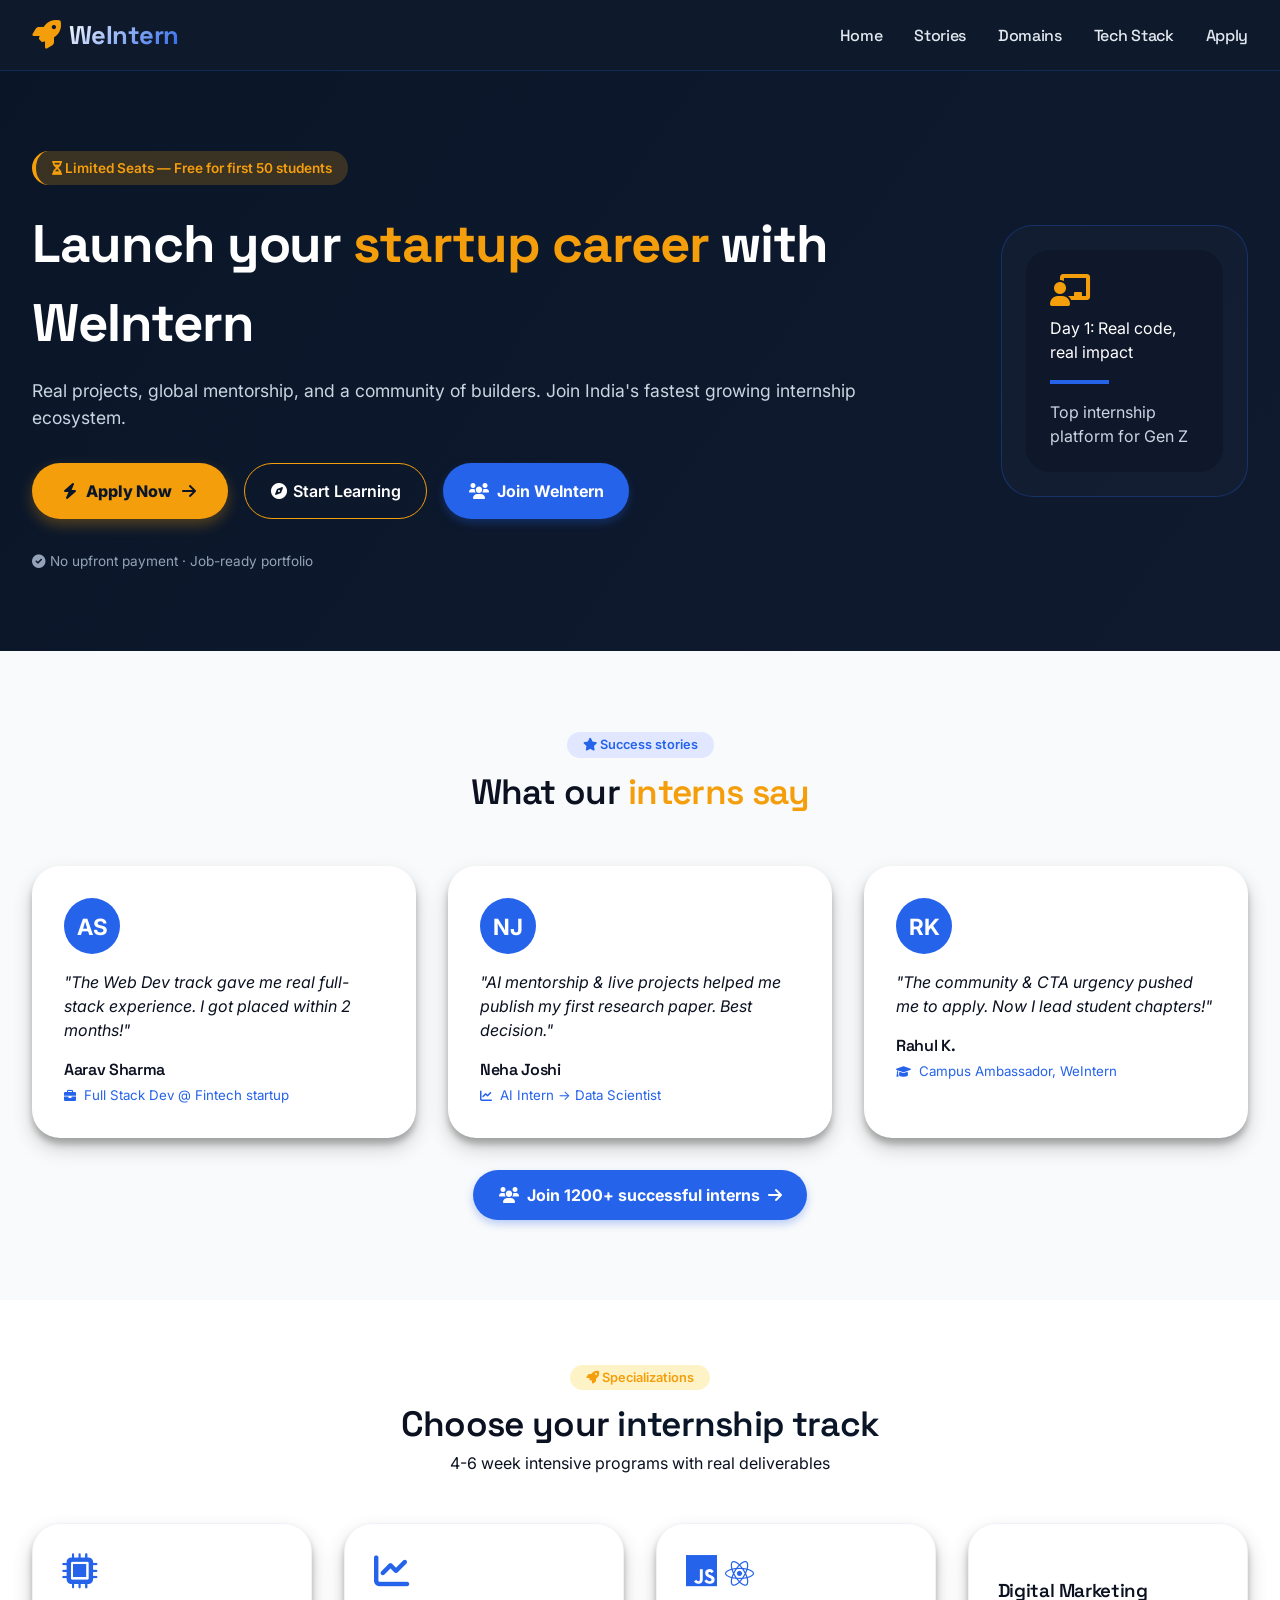
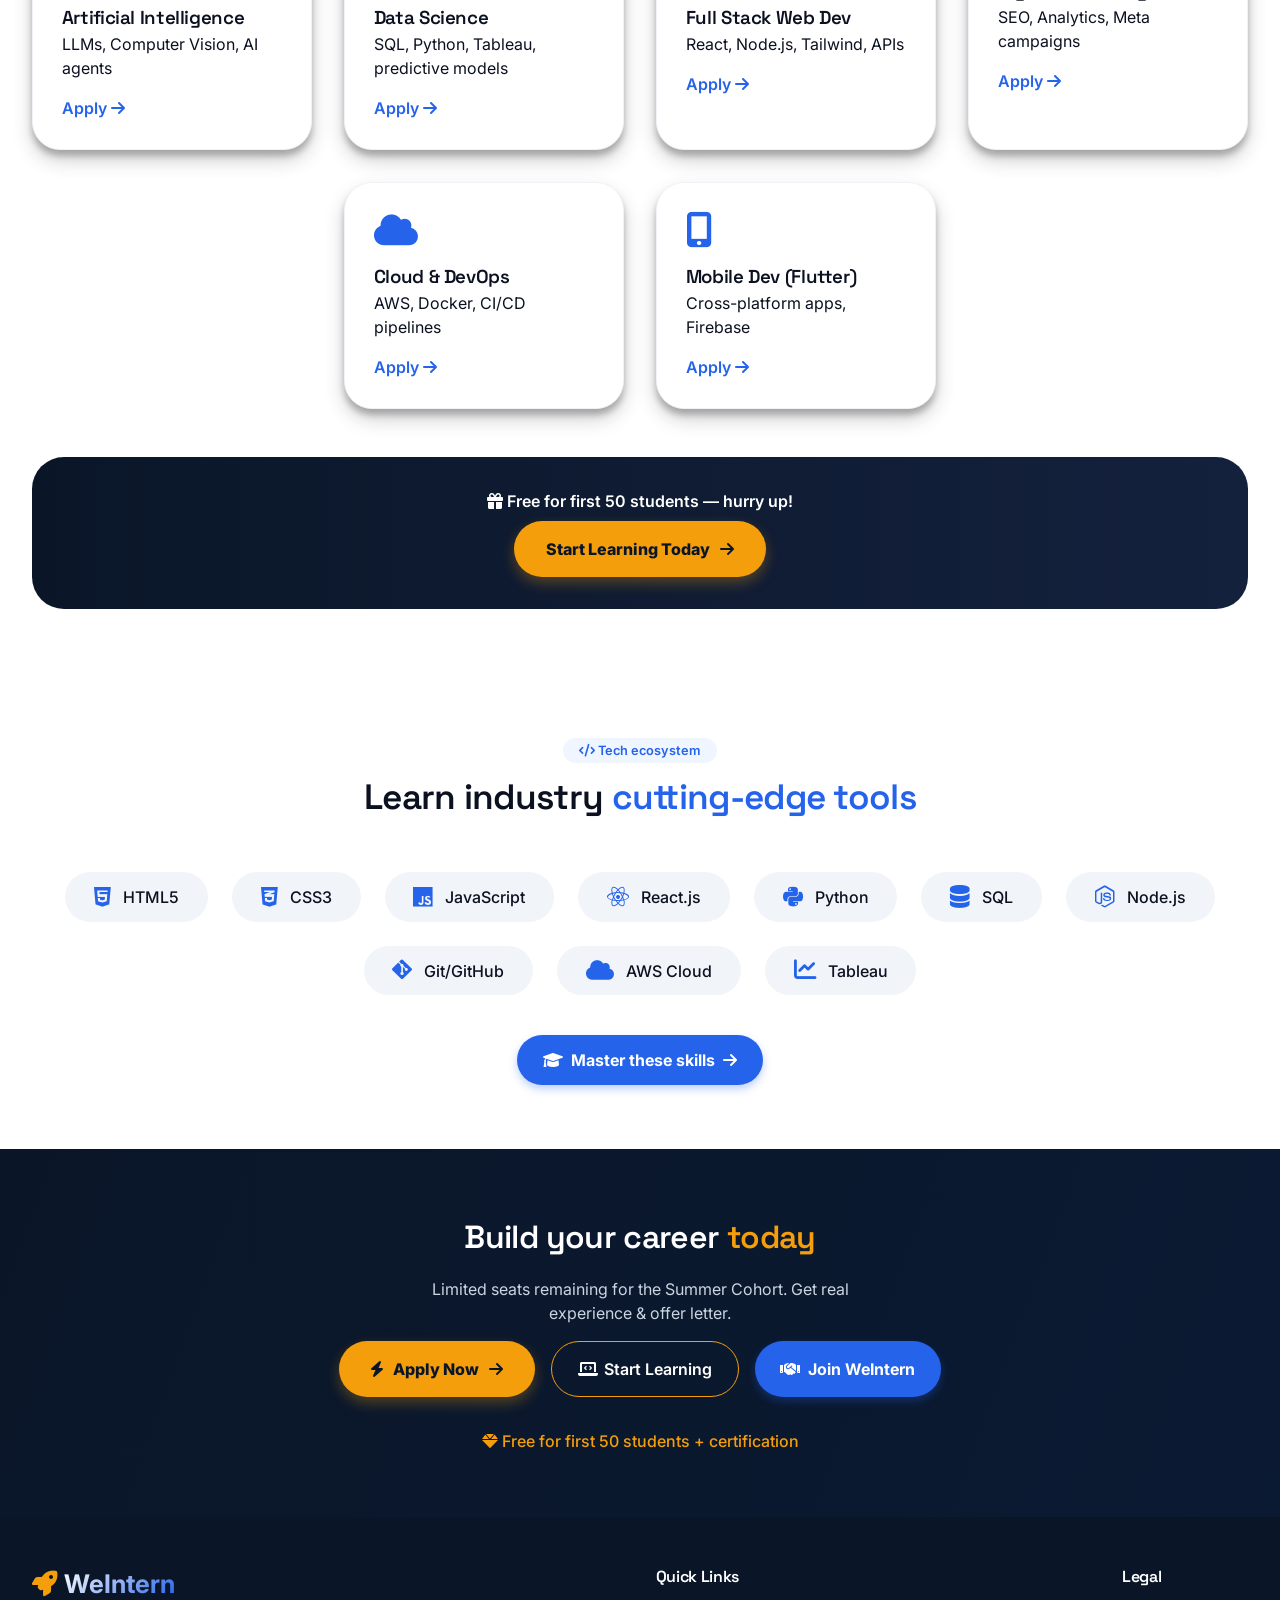
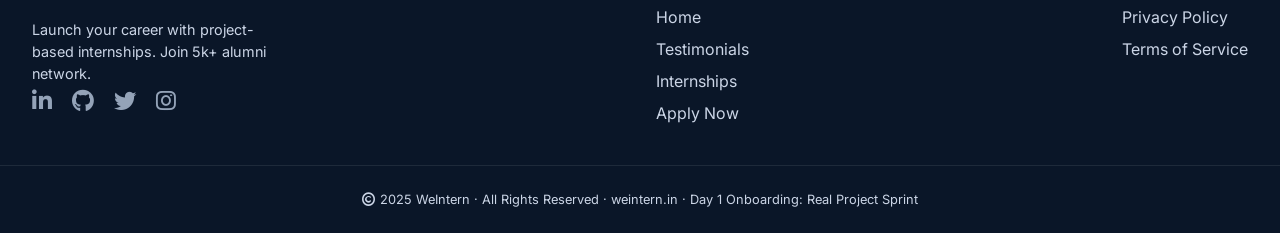
<file: day 2/index.html>
<!doctype html>
<html lang="en">
  <head>
    <meta charset="UTF-8" />
    <meta
      name="viewport"
      content="width=device-width, initial-scale=1.0, viewport-fit=cover"
    />
    <title>WeIntern | Funded Startup Accelerator for Students</title>
    <!-- Google Fonts -->
    <link
      href="https://fonts.googleapis.com/css2?family=Space+Grotesk:wght@400;500;600;700&family=Inter:opsz,wght@14..32,300;400;500;600;700;800&display=swap"
      rel="stylesheet"
    />
    <!-- Font Awesome 6 -->
    <link
      rel="stylesheet"
      href="https://cdnjs.cloudflare.com/ajax/libs/font-awesome/6.0.0-beta3/css/all.min.css"
    />
    <link rel="stylesheet" href="style.css" />
  </head>
  <body>
    <header class="site-header">
      <div class="container header-flex">
        <div class="logo-area">
          <i class="fas fa-rocket logo-icon"></i>
          <span class="logo-text">WeIntern</span>
        </div>
        <nav class="nav-links">
          <ul>
            <li><a href="#home">Home</a></li>
            <li><a href="#testimonials">Stories</a></li>
            <li><a href="#internships">Domains</a></li>
            <li><a href="#skills">Tech Stack</a></li>
            <li><a href="#apply-cta">Apply</a></li>
          </ul>
        </nav>
        <div class="mobile-toggle" id="mobileMenuBtn">
          <i class="fas fa-bars"></i>
        </div>
      </div>
    </header>

    <main>
      <!-- Hero Section -->
      <section id="home" class="hero">
        <div class="container hero-grid">
          <div class="hero-content">
            <div class="urgency-badge">
              <i class="fas fa-hourglass-half"></i> Limited Seats — Free for
              first 50 students
            </div>
            <h1 class="hero-title">
              Launch your <span>startup career</span> with WeIntern
            </h1>
            <p class="hero-desc">
              Real projects, global mentorship, and a community of builders.
              Join India's fastest growing internship ecosystem.
            </p>
            <div class="cta-group">
              <a href="#apply-cta" class="btn-urgent"
                ><i class="fas fa-bolt"></i> Apply Now
                <i class="fas fa-arrow-right"></i
              ></a>
              <a href="#internships" class="btn-outline-gold"
                ><i class="fas fa-compass"></i> Start Learning</a
              >
              <a href="#testimonials" class="btn-primary"
                ><i class="fas fa-users"></i> Join WeIntern</a
              >
            </div>
            <p class="hero-note">
              <i class="fas fa-check-circle"></i> No upfront payment · Job-ready
              portfolio
            </p>
          </div>
          <div class="hero-visual">
            <div class="hero-card">
              <i class="fas fa-chalkboard-user hero-card-icon"></i>
              <p class="hero-card-text">Day 1: Real code, real impact</p>
              <div class="hero-card-line"></div>
              <p class="hero-card-badge">Top internship platform for Gen Z</p>
            </div>
          </div>
        </div>
      </section>

      <!-- Testimonials Section -->
      <section id="testimonials" class="testimonials-section">
        <div class="container">
          <div class="section-header">
            <span class="section-tag blue"
              ><i class="fas fa-star"></i> Success stories</span
            >
            <h2>What our <span class="gold-text">interns say</span></h2>
          </div>
          <div class="testimonial-grid">
            <div class="testimonial-card">
              <div class="avatar">AS</div>
              <p class="testimonial-quote">
                "The Web Dev track gave me real full-stack experience. I got
                placed within 2 months!"
              </p>
              <h4>Aarav Sharma</h4>
              <small class="testimonial-role"
                ><i class="fas fa-briefcase"></i> Full Stack Dev @ Fintech
                startup</small
              >
            </div>
            <div class="testimonial-card">
              <div class="avatar">NJ</div>
              <p class="testimonial-quote">
                "AI mentorship & live projects helped me publish my first
                research paper. Best decision."
              </p>
              <h4>Neha Joshi</h4>
              <small class="testimonial-role"
                ><i class="fas fa-chart-line"></i> AI Intern → Data
                Scientist</small
              >
            </div>
            <div class="testimonial-card">
              <div class="avatar">RK</div>
              <p class="testimonial-quote">
                "The community & CTA urgency pushed me to apply. Now I lead
                student chapters!"
              </p>
              <h4>Rahul K.</h4>
              <small class="testimonial-role"
                ><i class="fas fa-graduation-cap"></i> Campus Ambassador,
                WeIntern</small
              >
            </div>
          </div>
          <div class="section-cta-center">
            <a href="#apply-cta" class="btn-primary"
              ><i class="fas fa-users"></i> Join 1200+ successful interns
              <i class="fas fa-arrow-right"></i
            ></a>
          </div>
        </div>
      </section>

      <!-- Internship Cards Section -->
      <section id="internships" class="internships-wrapper">
        <div class="container">
          <div class="section-header">
            <span class="section-tag gold"
              ><i class="fas fa-rocket"></i> Specializations</span
            >
            <h2>Choose your <span class="navy-text">internship track</span></h2>
            <p>4-6 week intensive programs with real deliverables</p>
          </div>
          <div class="internships-grid">
            <div class="domain-card">
              <i class="fas fa-microchip domain-icon"></i>
              <h3>Artificial Intelligence</h3>
              <p>LLMs, Computer Vision, AI agents</p>
              <a href="#apply-cta" class="cta-small"
                >Apply <i class="fas fa-arrow-right"></i
              ></a>
            </div>
            <div class="domain-card">
              <i class="fas fa-chart-line domain-icon"></i>
              <h3>Data Science</h3>
              <p>SQL, Python, Tableau, predictive models</p>
              <a href="#apply-cta" class="cta-small"
                >Apply <i class="fas fa-arrow-right"></i
              ></a>
            </div>
            <div class="domain-card">
              <i class="fab fa-js domain-icon"></i>
              <i class="fab fa-react domain-icon-small"></i>
              <h3>Full Stack Web Dev</h3>
              <p>React, Node.js, Tailwind, APIs</p>
              <a href="#apply-cta" class="cta-small"
                >Apply <i class="fas fa-arrow-right"></i
              ></a>
            </div>
            <div class="domain-card">
              <i class="fas fa-chart-simple domain-icon"></i>
              <h3>Digital Marketing</h3>
              <p>SEO, Analytics, Meta campaigns</p>
              <a href="#apply-cta" class="cta-small"
                >Apply <i class="fas fa-arrow-right"></i
              ></a>
            </div>
            <div class="domain-card">
              <i class="fas fa-cloud domain-icon"></i>
              <h3>Cloud & DevOps</h3>
              <p>AWS, Docker, CI/CD pipelines</p>
              <a href="#apply-cta" class="cta-small"
                >Apply <i class="fas fa-arrow-right"></i
              ></a>
            </div>
            <div class="domain-card">
              <i class="fas fa-mobile-alt domain-icon"></i>
              <h3>Mobile Dev (Flutter)</h3>
              <p>Cross-platform apps, Firebase</p>
              <a href="#apply-cta" class="cta-small"
                >Apply <i class="fas fa-arrow-right"></i
              ></a>
            </div>
          </div>
          <div class="section-cta-banner">
            <p class="banner-text">
              <i class="fas fa-gift"></i> Free for first 50 students — hurry up!
            </p>
            <a href="#apply-cta" class="btn-urgent"
              >Start Learning Today <i class="fas fa-arrow-right"></i
            ></a>
          </div>
        </div>
      </section>

      <!-- Skills Section -->
      <section id="skills" class="skills-section">
        <div class="container">
          <div class="section-header">
            <span class="section-tag light-badge"
              ><i class="fas fa-code"></i> Tech ecosystem</span
            >
            <h2>
              Learn industry <span class="blue-text">cutting-edge tools</span>
            </h2>
          </div>
          <div class="skills-grid">
            <div class="skill-item"><i class="fab fa-html5"></i> HTML5</div>
            <div class="skill-item"><i class="fab fa-css3-alt"></i> CSS3</div>
            <div class="skill-item"><i class="fab fa-js"></i> JavaScript</div>
            <div class="skill-item"><i class="fab fa-react"></i> React.js</div>
            <div class="skill-item"><i class="fab fa-python"></i> Python</div>
            <div class="skill-item"><i class="fas fa-database"></i> SQL</div>
            <div class="skill-item"><i class="fab fa-node-js"></i> Node.js</div>
            <div class="skill-item">
              <i class="fab fa-git-alt"></i> Git/GitHub
            </div>
            <div class="skill-item"><i class="fas fa-cloud"></i> AWS Cloud</div>
            <div class="skill-item">
              <i class="fas fa-chart-line"></i> Tableau
            </div>
          </div>
          <div class="skills-cta">
            <a href="#apply-cta" class="btn-primary"
              ><i class="fas fa-graduation-cap"></i> Master these skills
              <i class="fas fa-arrow-right"></i
            ></a>
          </div>
        </div>
      </section>

      <!-- Final CTA Section -->
      <section id="apply-cta" class="final-cta">
        <div class="container cta-container">
          <h2 class="cta-title">
            Build your career <span class="gold-text">today</span>
          </h2>
          <p class="cta-desc">
            Limited seats remaining for the Summer Cohort. Get real experience &
            offer letter.
          </p>
          <div class="cta-button-group">
            <a href="#" class="btn-urgent" id="applyNowMainBtn"
              ><i class="fas fa-bolt"></i> Apply Now
              <i class="fas fa-arrow-right"></i
            ></a>
            <a href="#" class="btn-outline-gold" id="startLearningBtn"
              ><i class="fas fa-laptop-code"></i> Start Learning</a
            >
            <a href="#" class="btn-primary" id="joinWeInternBtn"
              ><i class="fas fa-handshake"></i> Join WeIntern</a
            >
          </div>
          <p class="cta-offer">
            <i class="fas fa-gem"></i> Free for first 50 students +
            certification
          </p>
        </div>
      </section>
    </main>

    <!-- Footer -->
    <footer class="footer">
      <div class="container footer-grid">
        <div class="footer-brand">
          <div class="footer-logo">
            <i class="fas fa-rocket"></i>
            <span>WeIntern</span>
          </div>
          <p>
            Launch your career with project-based internships. Join 5k+ alumni
            network.
          </p>
          <div class="social-icons">
            <a href="#"><i class="fab fa-linkedin-in"></i></a>
            <a href="#"><i class="fab fa-github"></i></a>
            <a href="#"><i class="fab fa-twitter"></i></a>
            <a href="#"><i class="fab fa-instagram"></i></a>
          </div>
        </div>
        <div class="footer-links">
          <h4>Quick Links</h4>
          <ul>
            <li><a href="#home">Home</a></li>
            <li><a href="#testimonials">Testimonials</a></li>
            <li><a href="#internships">Internships</a></li>
            <li><a href="#apply-cta">Apply Now</a></li>
          </ul>
        </div>
        <div class="footer-links">
          <h4>Legal</h4>
          <ul>
            <li><a href="#">Privacy Policy</a></li>
            <li><a href="#">Terms of Service</a></li>
          </ul>
        </div>
      </div>
      <div class="footer-bottom">
        <p>
          <i class="far fa-copyright"></i> 2025 WeIntern · All Rights Reserved ·
          weintern.in · Day 1 Onboarding: Real Project Sprint
        </p>
      </div>
    </footer>

    <div class="back-to-top" id="backBtn"><i class="fas fa-arrow-up"></i></div>

    <script src="script.js"></script>
  </body>
</html>
</file>
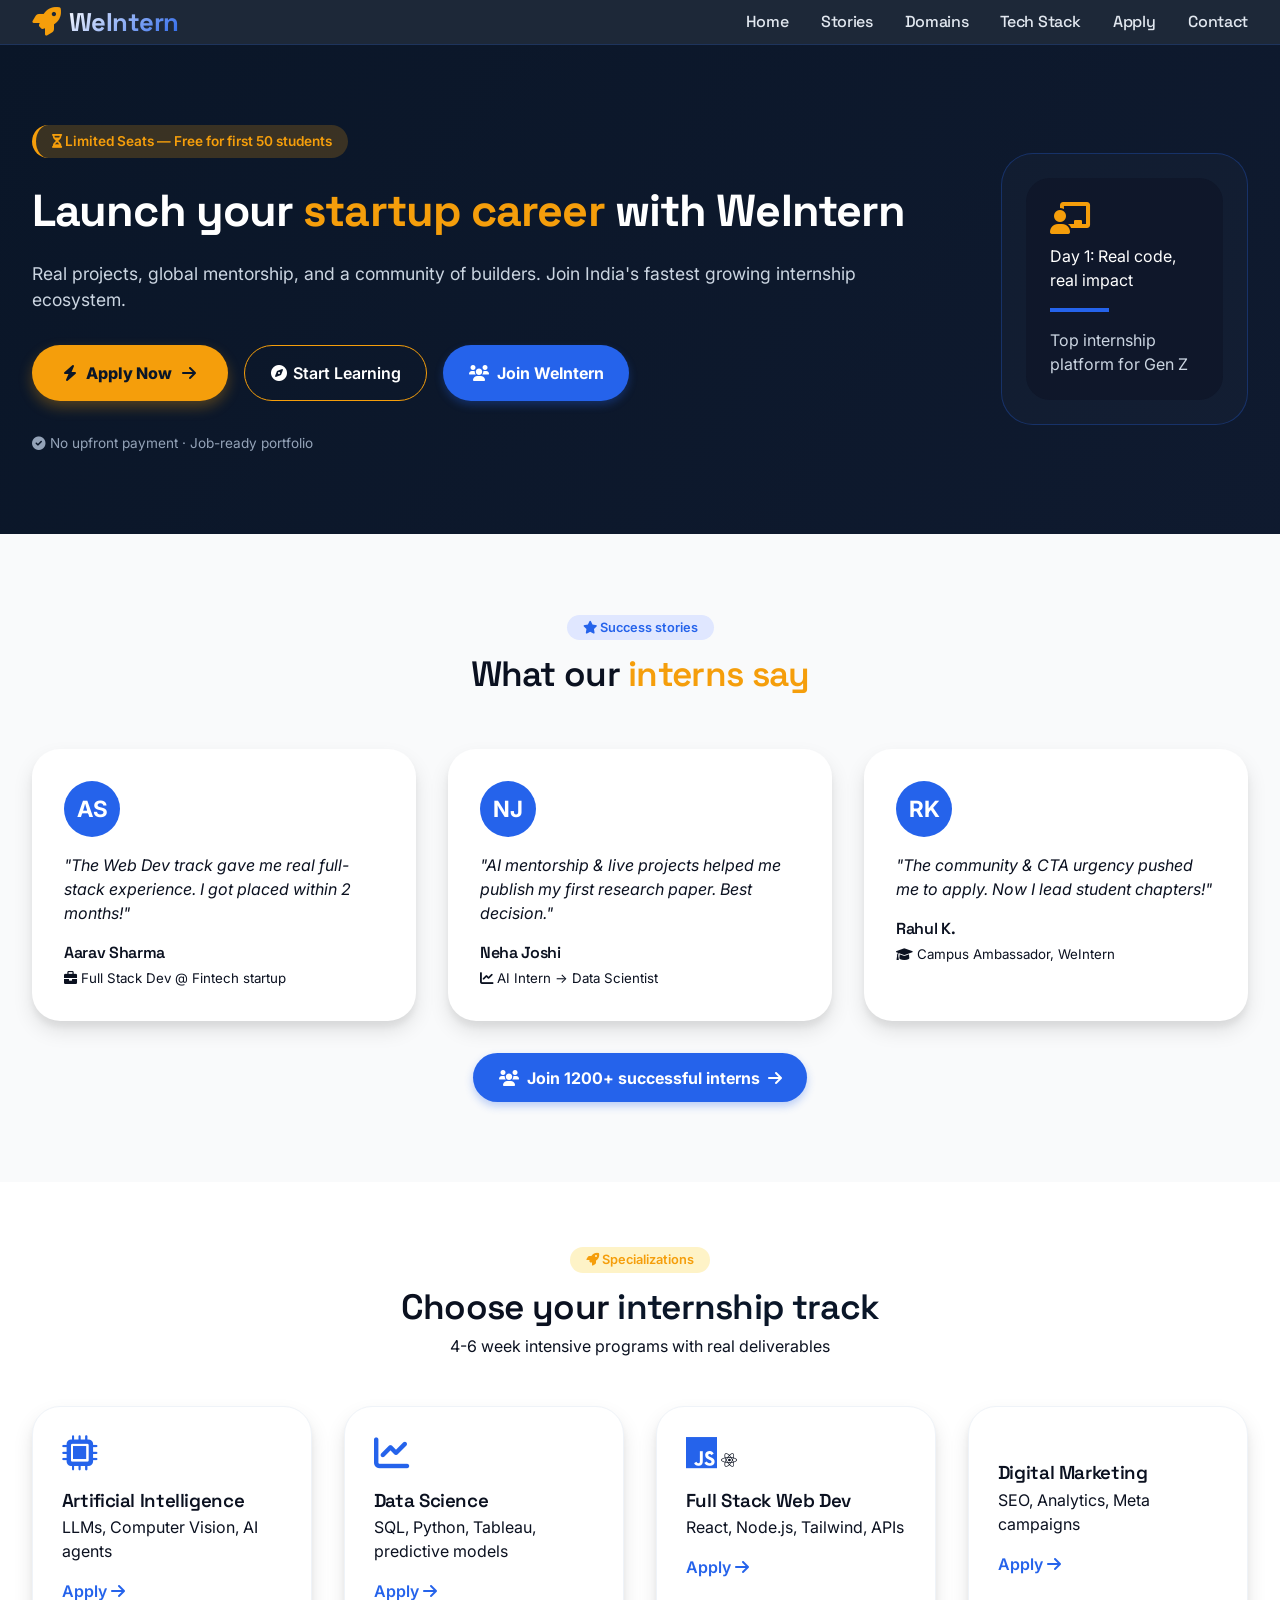
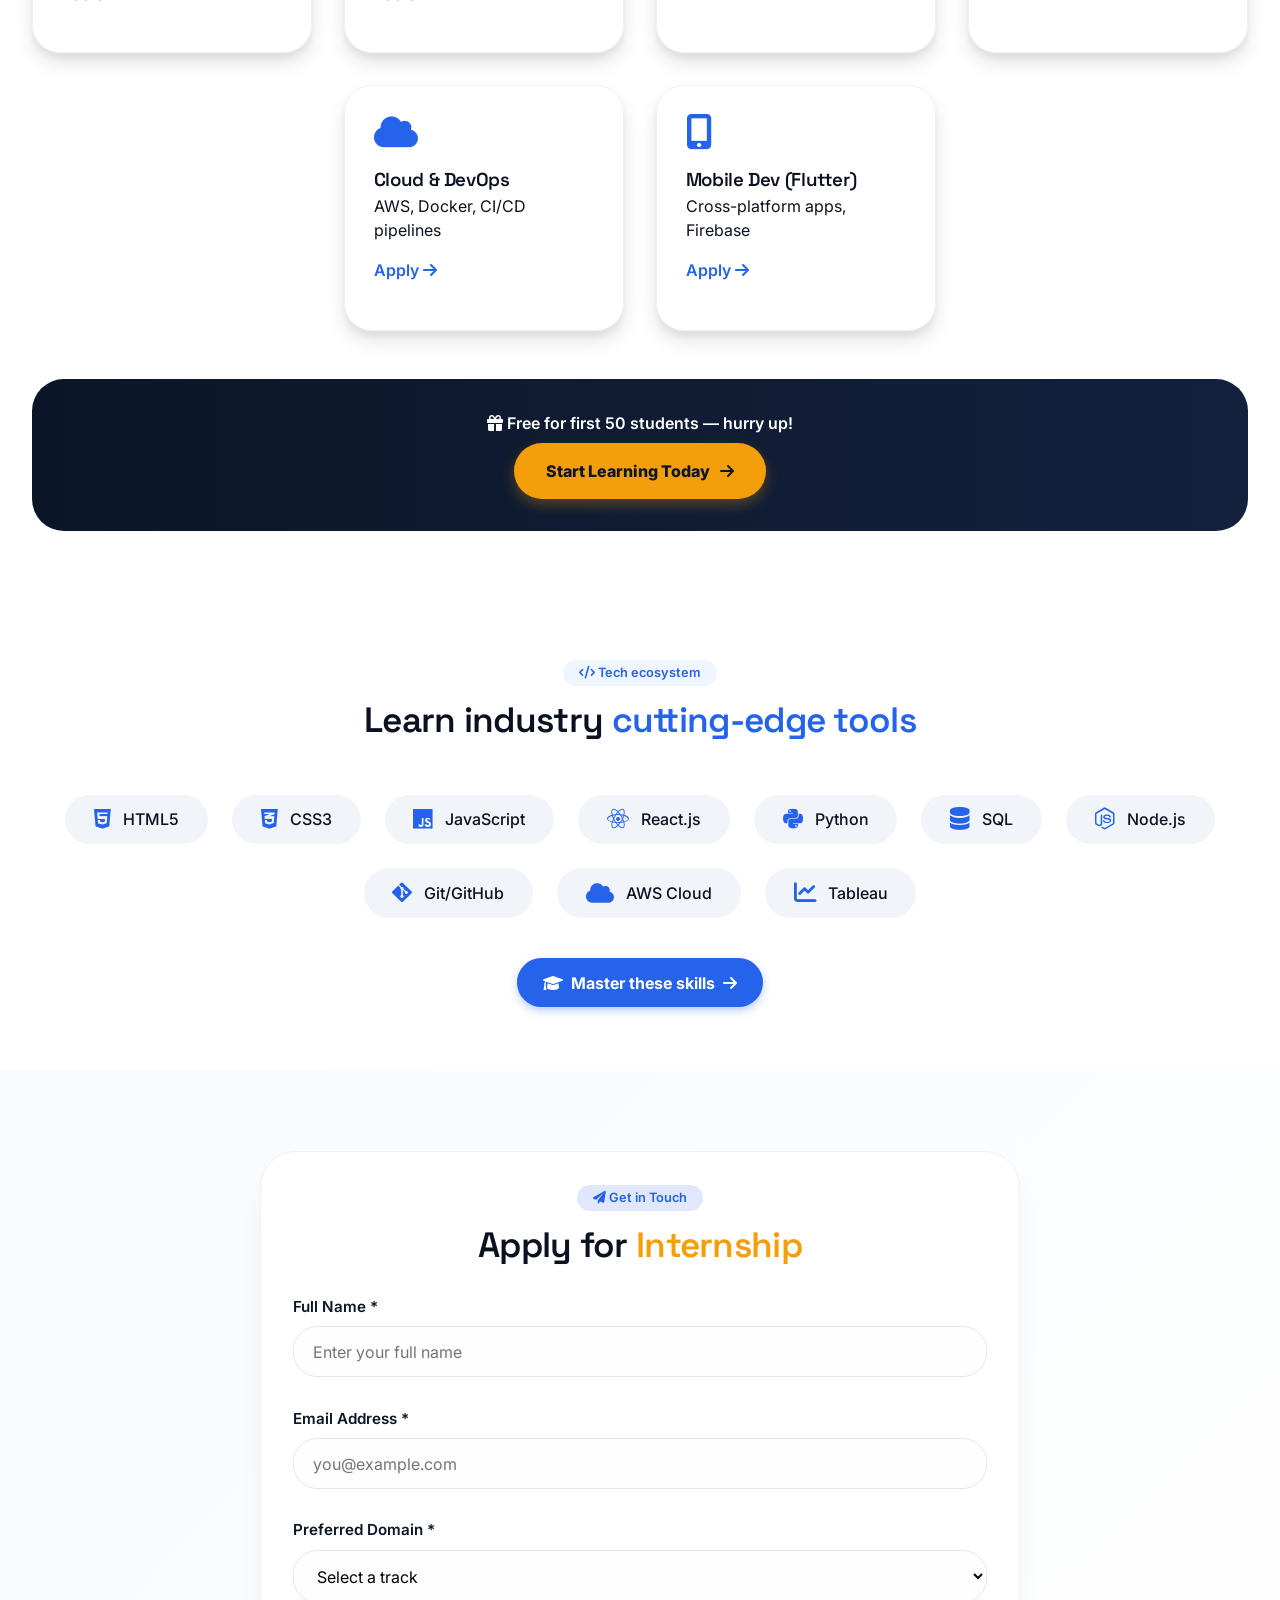
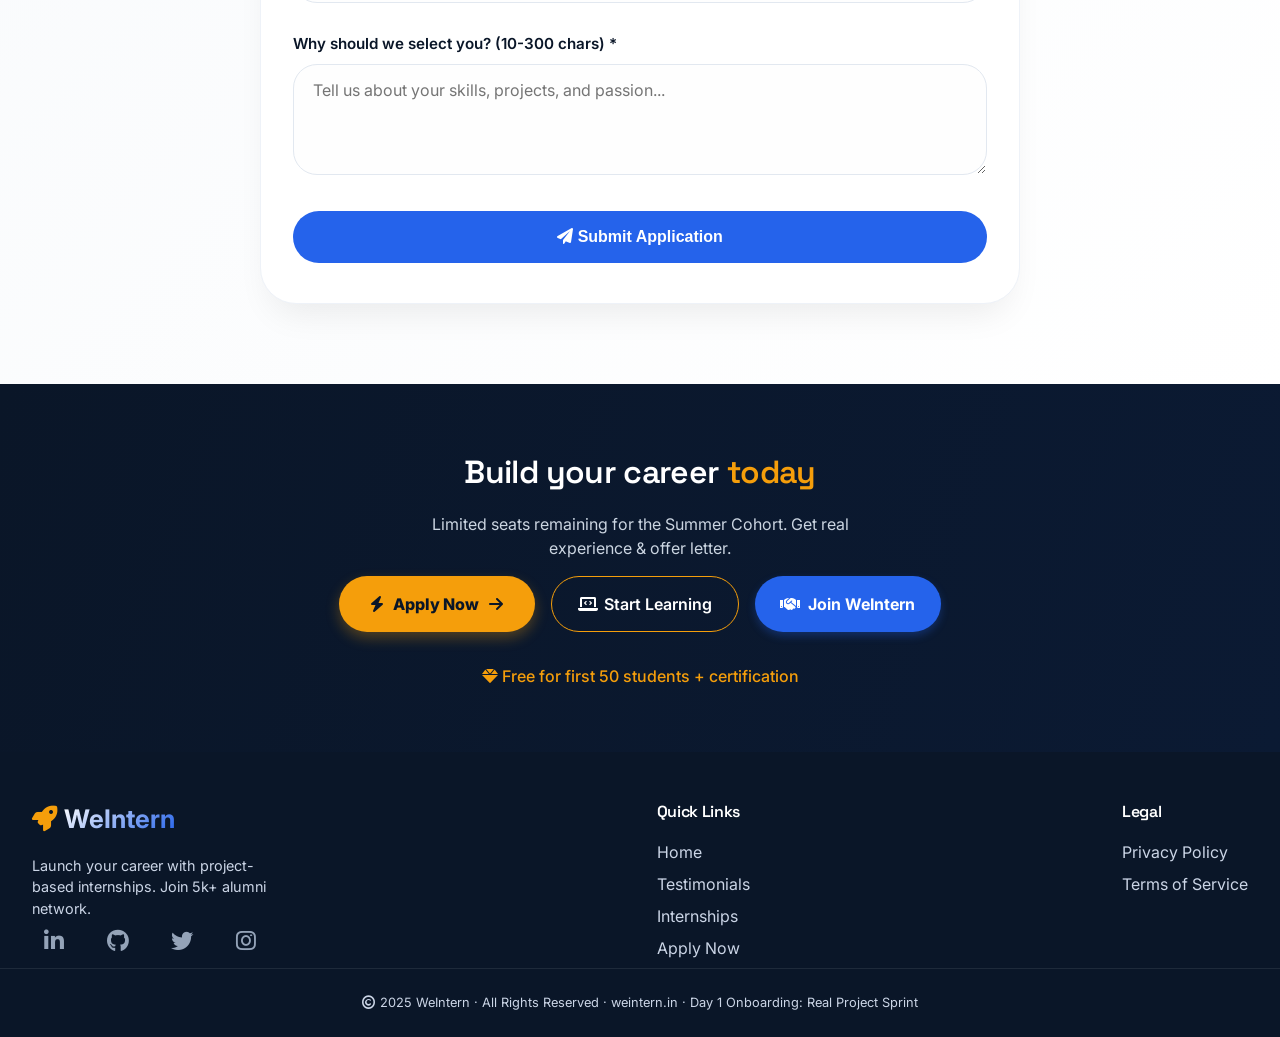
<file: day 3/index.html>
<!DOCTYPE html>
<html lang="en">
<head>
  <meta charset="UTF-8" />
  <meta name="viewport" content="width=device-width, initial-scale=1.0, viewport-fit=cover" />
  <title>WeIntern | Funded Startup Accelerator for Students</title>
  <!-- Google Fonts -->
  <link href="https://fonts.googleapis.com/css2?family=Space+Grotesk:wght@400;500;600;700&family=Inter:opsz,wght@14..32,300;400;500;600;700;800&display=swap" rel="stylesheet" />
  <!-- Font Awesome 6 -->
  <link rel="stylesheet" href="https://cdnjs.cloudflare.com/ajax/libs/font-awesome/6.0.0-beta3/css/all.min.css" />
  <!-- AOS Scroll Reveal -->
  <link href="https://unpkg.com/aos@2.3.1/dist/aos.css" rel="stylesheet" />
  <link rel="stylesheet" href="style.css" />
</head>
<body>
  <header class="site-header" id="mainHeader">
    <div class="container header-flex">
      <div class="logo-area">
        <i class="fas fa-rocket logo-icon"></i>
        <span class="logo-text">WeIntern</span>
      </div>
      <nav class="nav-links" id="navMenu">
        <ul>
          <li><a href="#home">Home</a></li>
          <li><a href="#testimonials">Stories</a></li>
          <li><a href="#internships">Domains</a></li>
          <li><a href="#skills">Tech Stack</a></li>
          <li><a href="#apply-cta">Apply</a></li>
          <li><a href="#contact-form-section">Contact</a></li>
        </ul>
      </nav>
      <div class="mobile-toggle" id="mobileMenuBtn">
        <i class="fas fa-bars"></i>
      </div>
    </div>
  </header>

  <main>
    <!-- Hero Section -->
    <section id="home" class="hero" data-aos="fade-up">
      <div class="container hero-grid">
        <div class="hero-content">
          <div class="urgency-badge">
            <i class="fas fa-hourglass-half"></i> Limited Seats — Free for first 50 students
          </div>
          <h1 class="hero-title">
            Launch your <span>startup career</span> with WeIntern
          </h1>
          <p class="hero-desc">
            Real projects, global mentorship, and a community of builders.
            Join India's fastest growing internship ecosystem.
          </p>
          <div class="cta-group">
            <a href="#contact-form-section" class="btn-urgent"
              ><i class="fas fa-bolt"></i> Apply Now
              <i class="fas fa-arrow-right"></i
            ></a>
            <a href="#internships" class="btn-outline-gold"
              ><i class="fas fa-compass"></i> Start Learning</a
            >
            <a href="#testimonials" class="btn-primary"
              ><i class="fas fa-users"></i> Join WeIntern</a
            >
          </div>
          <p class="hero-note">
            <i class="fas fa-check-circle"></i> No upfront payment · Job-ready
            portfolio
          </p>
        </div>
        <div class="hero-visual" data-aos="fade-left">
          <div class="hero-card">
            <i class="fas fa-chalkboard-user hero-card-icon"></i>
            <p class="hero-card-text">Day 1: Real code, real impact</p>
            <div class="hero-card-line"></div>
            <p class="hero-card-badge">Top internship platform for Gen Z</p>
          </div>
        </div>
      </div>
    </section>

    <!-- Testimonials Section -->
    <section id="testimonials" class="testimonials-section" data-aos="fade-up">
      <div class="container">
        <div class="section-header">
          <span class="section-tag blue"
            ><i class="fas fa-star"></i> Success stories</span
          >
          <h2>What our <span class="gold-text">interns say</span></h2>
        </div>
        <div class="testimonial-grid">
          <div class="testimonial-card">
            <div class="avatar">AS</div>
            <p class="testimonial-quote">
              "The Web Dev track gave me real full-stack experience. I got
              placed within 2 months!"
            </p>
            <h4>Aarav Sharma</h4>
            <small class="testimonial-role"
              ><i class="fas fa-briefcase"></i> Full Stack Dev @ Fintech
              startup</small
            >
          </div>
          <div class="testimonial-card">
            <div class="avatar">NJ</div>
            <p class="testimonial-quote">
              "AI mentorship & live projects helped me publish my first
              research paper. Best decision."
            </p>
            <h4>Neha Joshi</h4>
            <small class="testimonial-role"
              ><i class="fas fa-chart-line"></i> AI Intern → Data
              Scientist</small
            >
          </div>
          <div class="testimonial-card">
            <div class="avatar">RK</div>
            <p class="testimonial-quote">
              "The community & CTA urgency pushed me to apply. Now I lead
              student chapters!"
            </p>
            <h4>Rahul K.</h4>
            <small class="testimonial-role"
              ><i class="fas fa-graduation-cap"></i> Campus Ambassador,
              WeIntern</small
            >
          </div>
        </div>
        <div class="section-cta-center">
          <a href="#contact-form-section" class="btn-primary"
            ><i class="fas fa-users"></i> Join 1200+ successful interns
            <i class="fas fa-arrow-right"></i
          ></a>
        </div>
      </div>
    </section>

    <!-- Internship Cards Section -->
    <section id="internships" class="internships-wrapper" data-aos="fade-up">
      <div class="container">
        <div class="section-header">
          <span class="section-tag gold"
            ><i class="fas fa-rocket"></i> Specializations</span
          >
          <h2>Choose your <span class="navy-text">internship track</span></h2>
          <p>4-6 week intensive programs with real deliverables</p>
        </div>
        <div class="internships-grid">
          <div class="domain-card">
            <i class="fas fa-microchip domain-icon"></i>
            <h3>Artificial Intelligence</h3>
            <p>LLMs, Computer Vision, AI agents</p>
            <a href="#contact-form-section" class="cta-small"
              >Apply <i class="fas fa-arrow-right"></i
            ></a>
          </div>
          <div class="domain-card">
            <i class="fas fa-chart-line domain-icon"></i>
            <h3>Data Science</h3>
            <p>SQL, Python, Tableau, predictive models</p>
            <a href="#contact-form-section" class="cta-small"
              >Apply <i class="fas fa-arrow-right"></i
            ></a>
          </div>
          <div class="domain-card">
            <i class="fab fa-js domain-icon"></i>
            <i class="fab fa-react domain-icon-small"></i>
            <h3>Full Stack Web Dev</h3>
            <p>React, Node.js, Tailwind, APIs</p>
            <a href="#contact-form-section" class="cta-small"
              >Apply <i class="fas fa-arrow-right"></i
            ></a>
          </div>
          <div class="domain-card">
            <i class="fas fa-chart-simple domain-icon"></i>
            <h3>Digital Marketing</h3>
            <p>SEO, Analytics, Meta campaigns</p>
            <a href="#contact-form-section" class="cta-small"
              >Apply <i class="fas fa-arrow-right"></i
            ></a>
          </div>
          <div class="domain-card">
            <i class="fas fa-cloud domain-icon"></i>
            <h3>Cloud & DevOps</h3>
            <p>AWS, Docker, CI/CD pipelines</p>
            <a href="#contact-form-section" class="cta-small"
              >Apply <i class="fas fa-arrow-right"></i
            ></a>
          </div>
          <div class="domain-card">
            <i class="fas fa-mobile-alt domain-icon"></i>
            <h3>Mobile Dev (Flutter)</h3>
            <p>Cross-platform apps, Firebase</p>
            <a href="#contact-form-section" class="cta-small"
              >Apply <i class="fas fa-arrow-right"></i
            ></a>
          </div>
        </div>
        <div class="section-cta-banner">
          <p class="banner-text">
            <i class="fas fa-gift"></i> Free for first 50 students — hurry up!
          </p>
          <a href="#contact-form-section" class="btn-urgent"
            >Start Learning Today <i class="fas fa-arrow-right"></i
          ></a>
        </div>
      </div>
    </section>

    <!-- Skills Section -->
    <section id="skills" class="skills-section" data-aos="fade-up">
      <div class="container">
        <div class="section-header">
          <span class="section-tag light-badge"
            ><i class="fas fa-code"></i> Tech ecosystem</span
          >
          <h2>
            Learn industry <span class="blue-text">cutting-edge tools</span>
          </h2>
        </div>
        <div class="skills-grid">
          <div class="skill-item"><i class="fab fa-html5"></i> HTML5</div>
          <div class="skill-item"><i class="fab fa-css3-alt"></i> CSS3</div>
          <div class="skill-item"><i class="fab fa-js"></i> JavaScript</div>
          <div class="skill-item"><i class="fab fa-react"></i> React.js</div>
          <div class="skill-item"><i class="fab fa-python"></i> Python</div>
          <div class="skill-item"><i class="fas fa-database"></i> SQL</div>
          <div class="skill-item"><i class="fab fa-node-js"></i> Node.js</div>
          <div class="skill-item"><i class="fab fa-git-alt"></i> Git/GitHub</div>
          <div class="skill-item"><i class="fas fa-cloud"></i> AWS Cloud</div>
          <div class="skill-item"><i class="fas fa-chart-line"></i> Tableau</div>
        </div>
        <div class="skills-cta">
          <a href="#contact-form-section" class="btn-primary"
            ><i class="fas fa-graduation-cap"></i> Master these skills
            <i class="fas fa-arrow-right"></i
          ></a>
        </div>
      </div>
    </section>

    <!-- NEW: Contact Form Section with Validation -->
    <section id="contact-form-section" class="contact-section" data-aos="fade-up">
      <div class="container">
        <div class="contact-wrapper">
          <div class="section-header" style="margin-bottom: 1.5rem;">
            <span class="section-tag blue"><i class="fas fa-paper-plane"></i> Get in Touch</span>
            <h2>Apply for <span class="gold-text">Internship</span></h2>
          </div>
          <div id="formStatusMessage"></div>
          <form id="applicationForm" class="contact-form" novalidate>
            <div class="form-group">
              <label for="fullname">Full Name *</label>
              <input type="text" id="fullname" name="fullname" placeholder="Enter your full name" maxlength="60">
              <div class="error-message" id="nameError"></div>
            </div>
            <div class="form-group">
              <label for="email">Email Address *</label>
              <input type="email" id="email" name="email" placeholder="you@example.com">
              <div class="error-message" id="emailError"></div>
            </div>
            <div class="form-group">
              <label for="domain">Preferred Domain *</label>
              <select id="domain" name="domain">
                <option value="">Select a track</option>
                <option value="Artificial Intelligence">Artificial Intelligence</option>
                <option value="Data Science">Data Science</option>
                <option value="Full Stack Web Dev">Full Stack Web Dev</option>
                <option value="Digital Marketing">Digital Marketing</option>
                <option value="Cloud & DevOps">Cloud & DevOps</option>
                <option value="Mobile Development">Mobile Development</option>
              </select>
              <div class="error-message" id="domainError"></div>
            </div>
            <div class="form-group">
              <label for="message">Why should we select you? (10-300 chars) *</label>
              <textarea id="message" name="message" placeholder="Tell us about your skills, projects, and passion..." rows="4"></textarea>
              <div class="error-message" id="messageError"></div>
            </div>
            <button type="submit" class="btn-submit">
              <i class="fas fa-paper-plane"></i> Submit Application
            </button>
          </form>
        </div>
      </div>
    </section>

    <!-- Final CTA Section -->
    <section id="apply-cta" class="final-cta" data-aos="fade-up">
      <div class="container cta-container">
        <h2 class="cta-title">
          Build your career <span class="gold-text">today</span>
        </h2>
        <p class="cta-desc">
          Limited seats remaining for the Summer Cohort. Get real experience & offer letter.
        </p>
        <div class="cta-button-group">
          <a href="#contact-form-section" class="btn-urgent" id="applyNowMainBtn"
            ><i class="fas fa-bolt"></i> Apply Now
            <i class="fas fa-arrow-right"></i
          ></a>
          <a href="#internships" class="btn-outline-gold" id="startLearningBtn"
            ><i class="fas fa-laptop-code"></i> Start Learning</a
          >
          <a href="#testimonials" class="btn-primary" id="joinWeInternBtn"
            ><i class="fas fa-handshake"></i> Join WeIntern</a
          >
        </div>
        <p class="cta-offer">
          <i class="fas fa-gem"></i> Free for first 50 students + certification
        </p>
      </div>
    </section>
  </main>

  <!-- Footer -->
  <footer class="footer">
    <div class="container footer-grid">
      <div class="footer-brand">
        <div class="footer-logo">
          <i class="fas fa-rocket"></i>
          <span>WeIntern</span>
        </div>
        <p>
          Launch your career with project-based internships. Join 5k+ alumni
          network.
        </p>
        <div class="social-icons">
          <a href="#"><i class="fab fa-linkedin-in"></i></a>
          <a href="#"><i class="fab fa-github"></i></a>
          <a href="#"><i class="fab fa-twitter"></i></a>
          <a href="#"><i class="fab fa-instagram"></i></a>
        </div>
      </div>
      <div class="footer-links">
        <h4>Quick Links</h4>
        <ul>
          <li><a href="#home">Home</a></li>
          <li><a href="#testimonials">Testimonials</a></li>
          <li><a href="#internships">Internships</a></li>
          <li><a href="#apply-cta">Apply Now</a></li>
        </ul>
      </div>
      <div class="footer-links">
        <h4>Legal</h4>
        <ul>
          <li><a href="#">Privacy Policy</a></li>
          <li><a href="#">Terms of Service</a></li>
        </ul>
      </div>
    </div>
    <div class="footer-bottom">
      <p>
        <i class="far fa-copyright"></i> 2025 WeIntern · All Rights Reserved ·
        weintern.in · Day 1 Onboarding: Real Project Sprint
      </p>
    </div>
  </footer>

  <div class="back-to-top" id="backBtn"><i class="fas fa-arrow-up"></i></div>

  <script src="https://unpkg.com/aos@2.3.1/dist/aos.js"></script>
  <script src="script.js"></script>
</body>
</html>
</file>
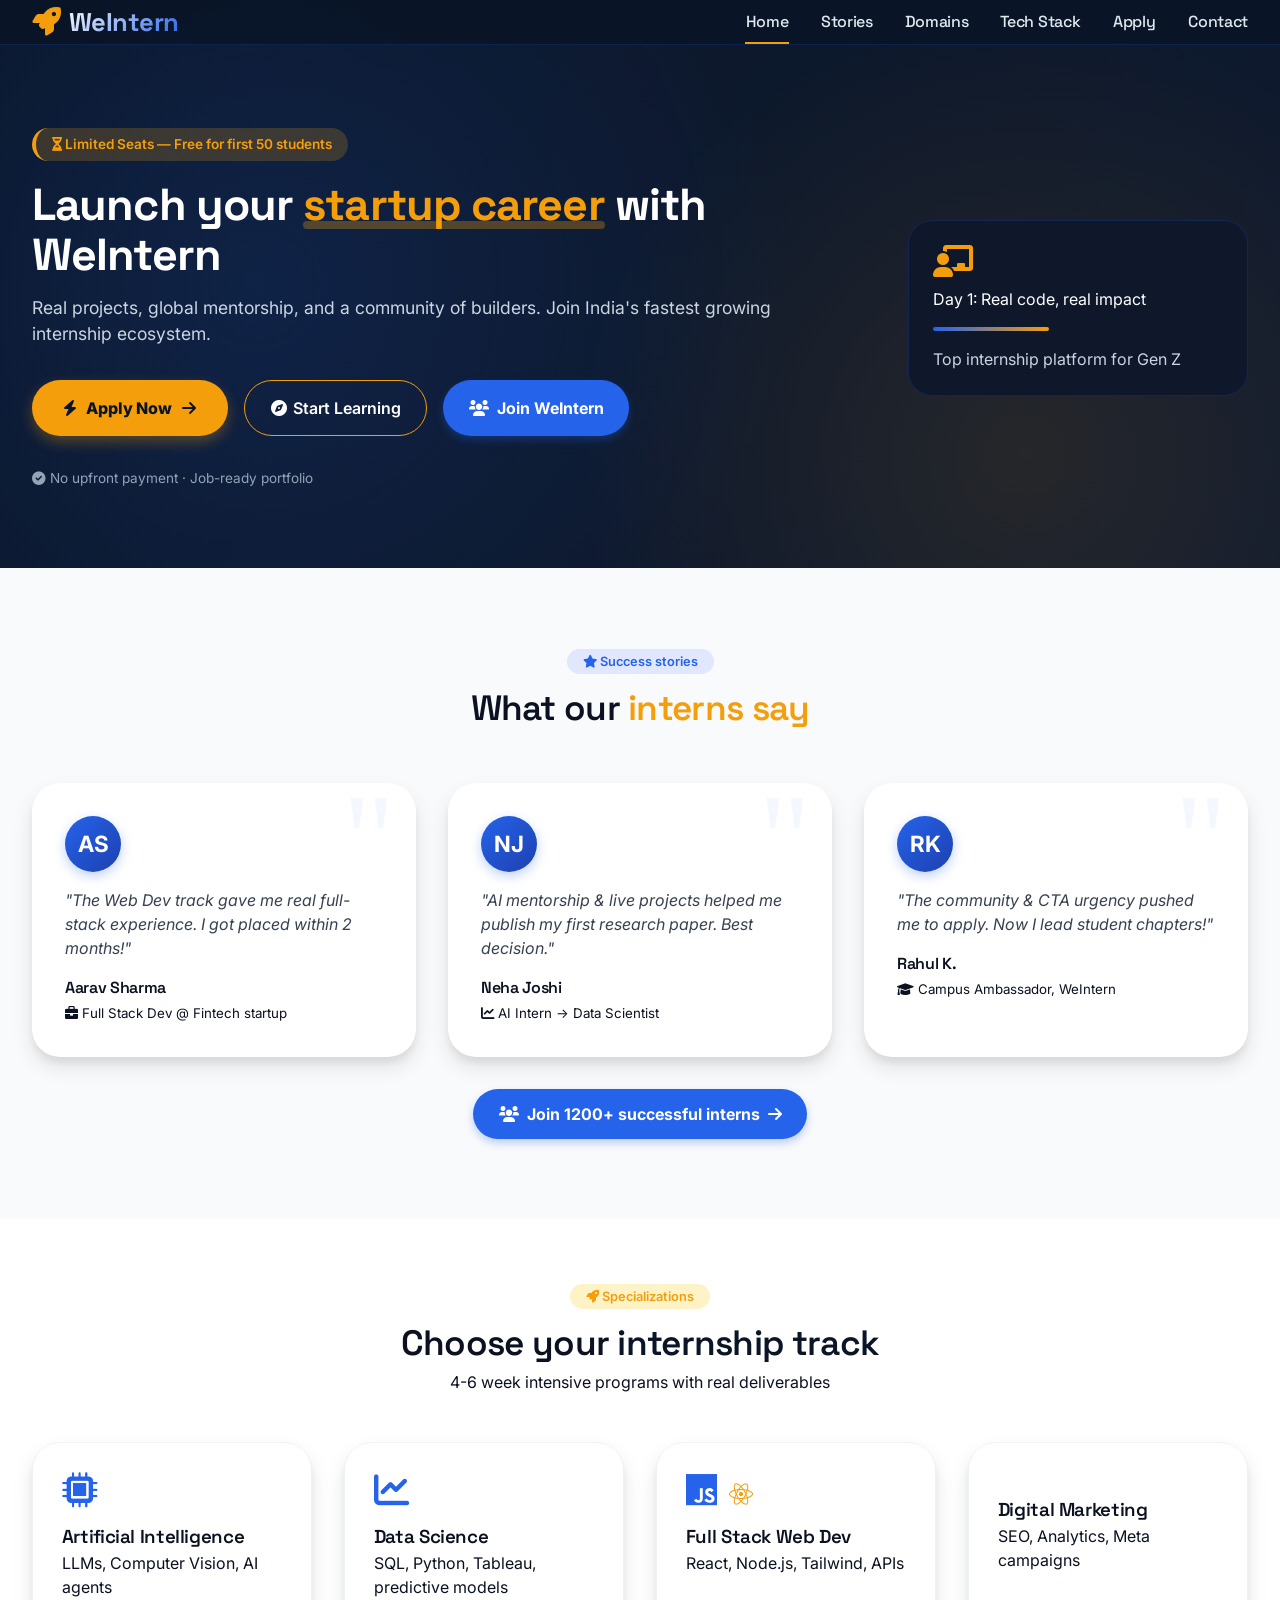
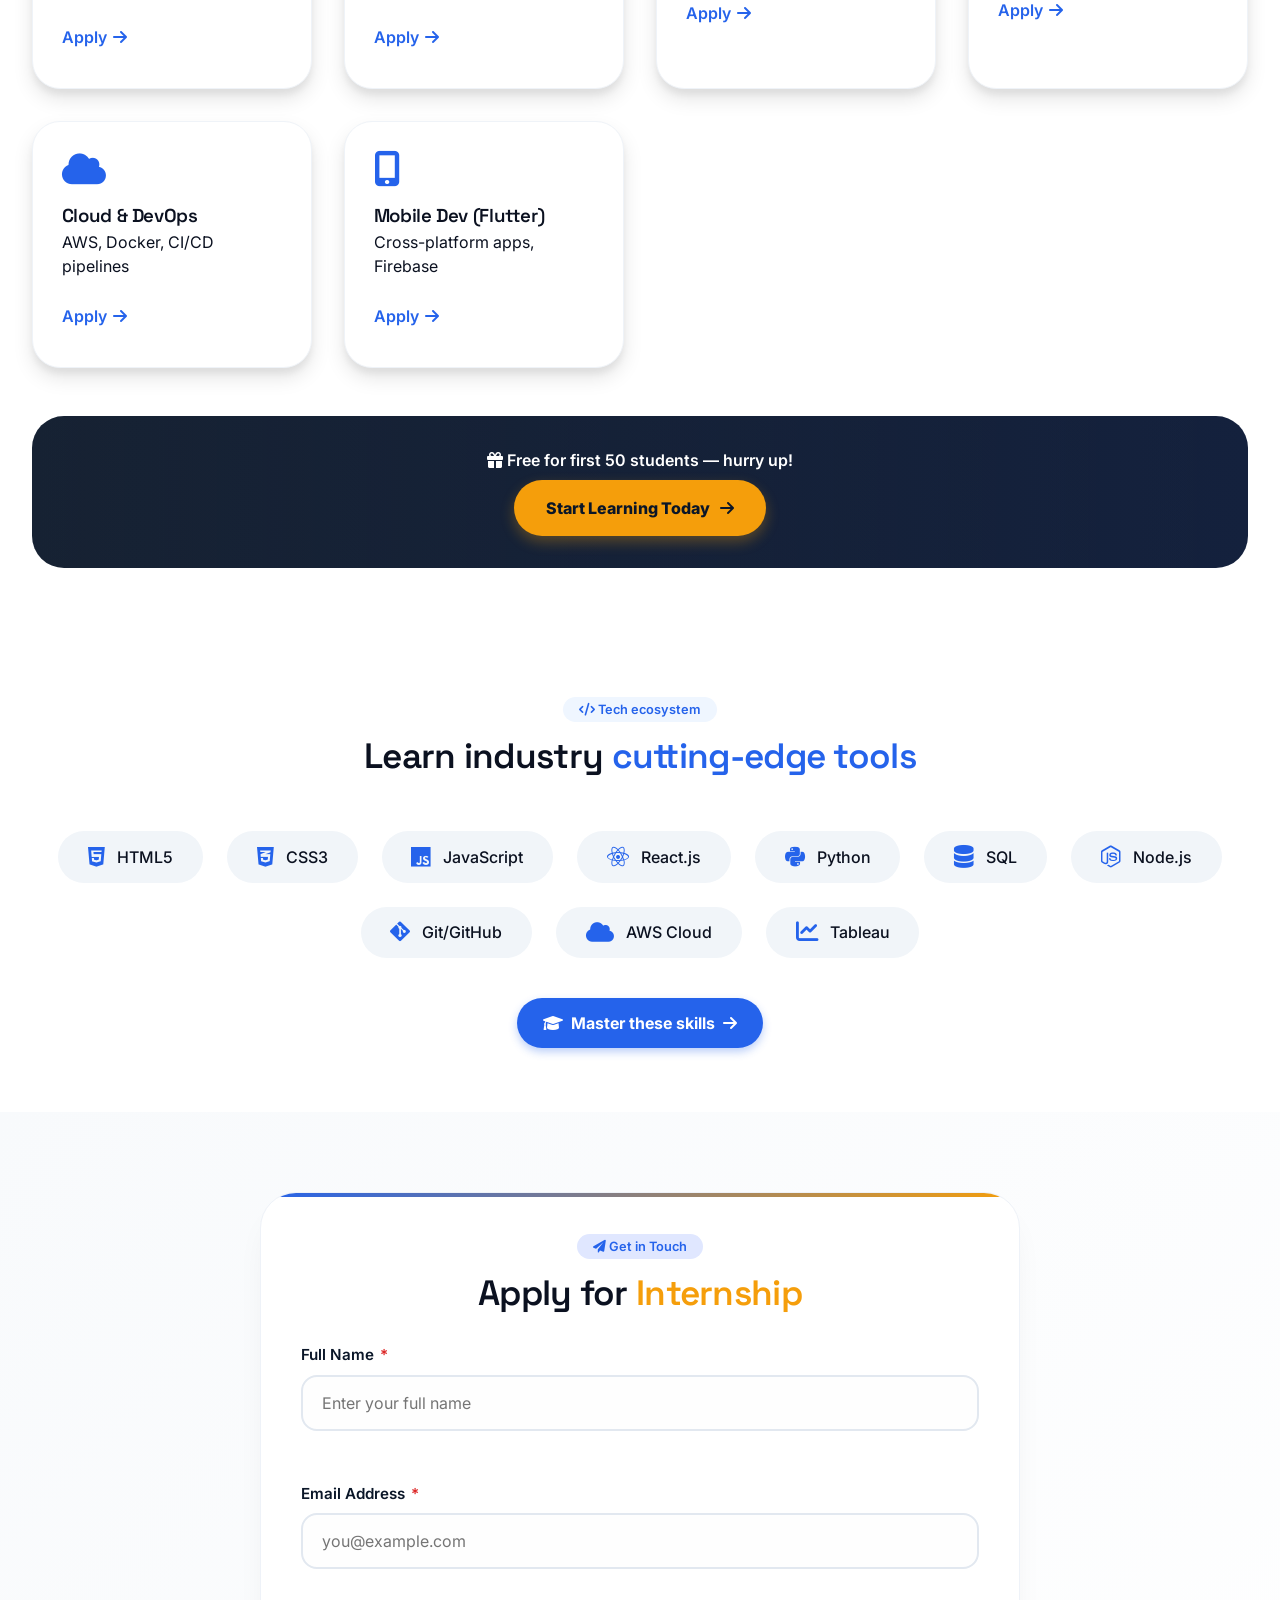
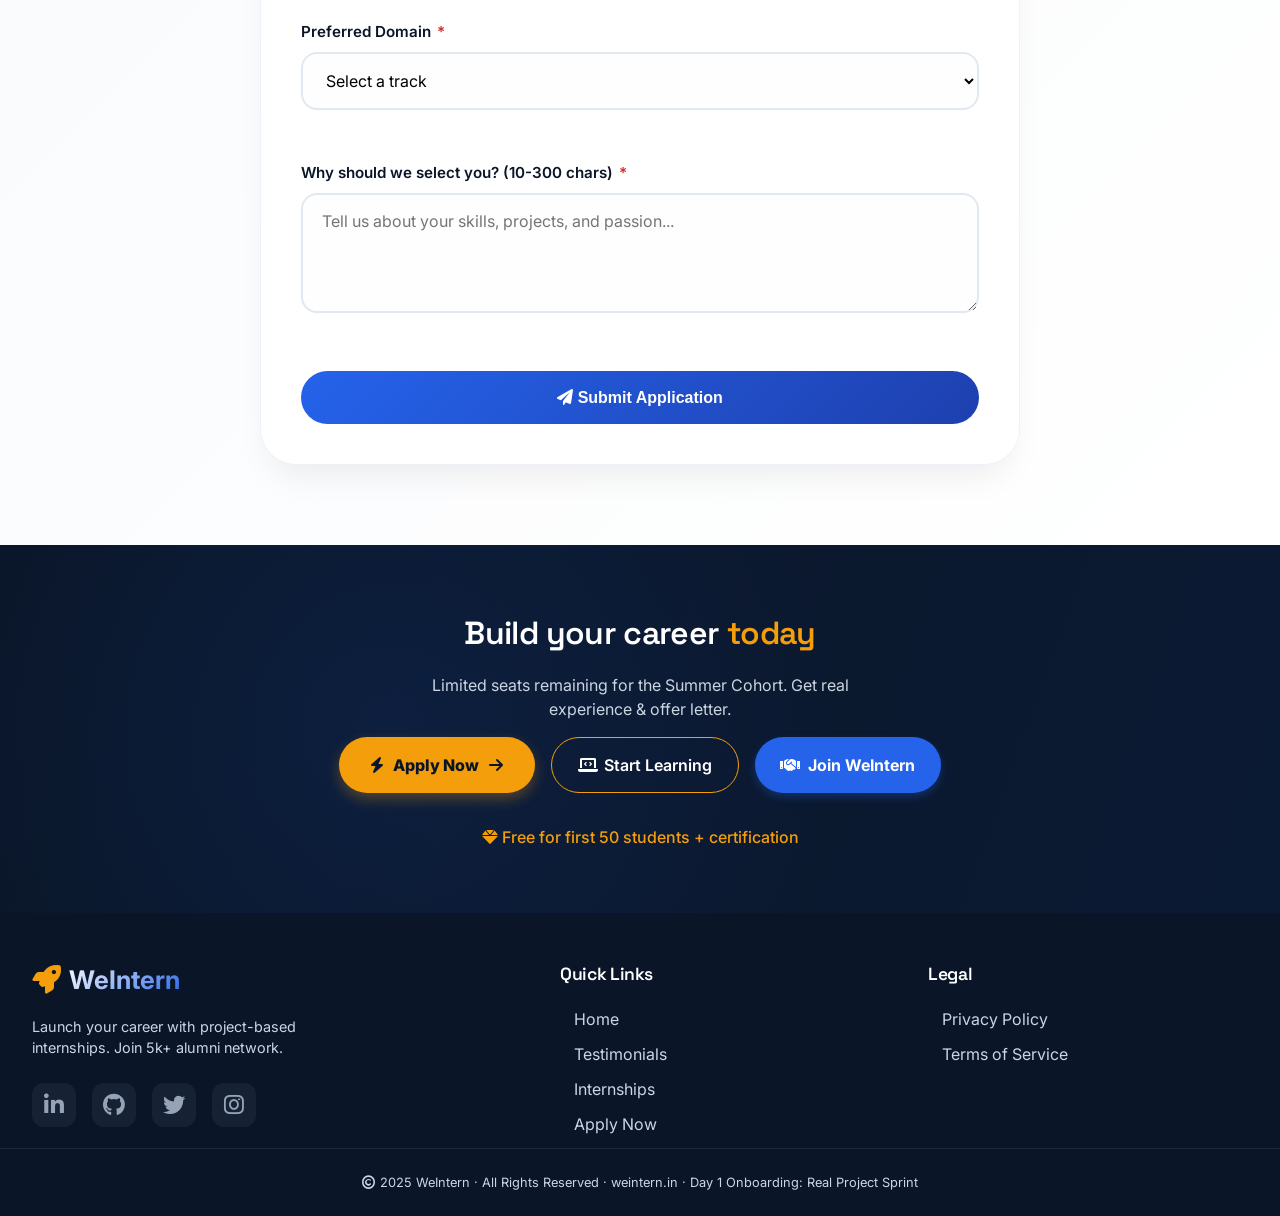
<file: day 4/index.html>
<!DOCTYPE html>
<html lang="en">
<head>
  <meta charset="UTF-8" />
  <meta name="viewport" content="width=device-width, initial-scale=1.0, viewport-fit=cover" />
  <title>WeIntern | Funded Startup Accelerator for Students</title>
  <!-- Google Fonts -->
  <link href="https://fonts.googleapis.com/css2?family=Space+Grotesk:wght@400;500;600;700&family=Inter:opsz,wght@14..32,300;400;500;600;700;800&display=swap" rel="stylesheet" />
  <!-- Font Awesome 6 -->
  <link rel="stylesheet" href="https://cdnjs.cloudflare.com/ajax/libs/font-awesome/6.0.0-beta3/css/all.min.css" />
  <!-- AOS Scroll Reveal -->
  <link href="https://unpkg.com/aos@2.3.1/dist/aos.css" rel="stylesheet" />
  <link rel="stylesheet" href="style.css" />
</head>
<body>
  <div class="nav-overlay" id="navOverlay"></div>
  <header class="site-header" id="mainHeader">
    <div class="container header-flex">
      <div class="logo-area">
        <i class="fas fa-rocket logo-icon"></i>
        <span class="logo-text">WeIntern</span>
      </div>
      <nav class="nav-links" id="navMenu">
        <ul>
          <li><a href="#home">Home</a></li>
          <li><a href="#testimonials">Stories</a></li>
          <li><a href="#internships">Domains</a></li>
          <li><a href="#skills">Tech Stack</a></li>
          <li><a href="#apply-cta">Apply</a></li>
          <li><a href="#contact-form-section">Contact</a></li>
        </ul>
      </nav>
      <div class="mobile-toggle" id="mobileMenuBtn" aria-label="Toggle navigation menu" aria-expanded="false">
        <i class="fas fa-bars"></i>
      </div>
    </div>
  </header>

  <main>
    <!-- Hero Section -->
    <section id="home" class="hero" data-aos="fade-up">
      <div class="container hero-grid">
        <div class="hero-content">
          <div class="urgency-badge">
            <i class="fas fa-hourglass-half"></i> Limited Seats — Free for first 50 students
          </div>
          <h1 class="hero-title">
            Launch your <span>startup career</span> with WeIntern
          </h1>
          <p class="hero-desc">
            Real projects, global mentorship, and a community of builders.
            Join India's fastest growing internship ecosystem.
          </p>
          <div class="cta-group">
            <a href="#contact-form-section" class="btn-urgent"
              ><i class="fas fa-bolt"></i> Apply Now
              <i class="fas fa-arrow-right"></i
            ></a>
            <a href="#internships" class="btn-outline-gold"
              ><i class="fas fa-compass"></i> Start Learning</a
            >
            <a href="#testimonials" class="btn-primary"
              ><i class="fas fa-users"></i> Join WeIntern</a
            >
          </div>
          <p class="hero-note">
            <i class="fas fa-check-circle"></i> No upfront payment · Job-ready
            portfolio
          </p>
        </div>
        <div class="hero-visual" data-aos="fade-left">
          <div class="hero-card">
            <i class="fas fa-chalkboard-user hero-card-icon"></i>
            <p class="hero-card-text">Day 1: Real code, real impact</p>
            <div class="hero-card-line"></div>
            <p class="hero-card-badge">Top internship platform for Gen Z</p>
          </div>
        </div>
      </div>
    </section>

    <!-- Testimonials Section -->
    <section id="testimonials" class="testimonials-section" data-aos="fade-up">
      <div class="container">
        <div class="section-header">
          <span class="section-tag blue"
            ><i class="fas fa-star"></i> Success stories</span
          >
          <h2>What our <span class="gold-text">interns say</span></h2>
        </div>
        <div class="testimonial-grid">
          <div class="testimonial-card">
            <div class="avatar">AS</div>
            <p class="testimonial-quote">
              "The Web Dev track gave me real full-stack experience. I got
              placed within 2 months!"
            </p>
            <h4>Aarav Sharma</h4>
            <small class="testimonial-role"
              ><i class="fas fa-briefcase"></i> Full Stack Dev @ Fintech
              startup</small
            >
          </div>
          <div class="testimonial-card">
            <div class="avatar">NJ</div>
            <p class="testimonial-quote">
              "AI mentorship & live projects helped me publish my first
              research paper. Best decision."
            </p>
            <h4>Neha Joshi</h4>
            <small class="testimonial-role"
              ><i class="fas fa-chart-line"></i> AI Intern → Data
              Scientist</small
            >
          </div>
          <div class="testimonial-card">
            <div class="avatar">RK</div>
            <p class="testimonial-quote">
              "The community & CTA urgency pushed me to apply. Now I lead
              student chapters!"
            </p>
            <h4>Rahul K.</h4>
            <small class="testimonial-role"
              ><i class="fas fa-graduation-cap"></i> Campus Ambassador,
              WeIntern</small
            >
          </div>
        </div>
        <div class="section-cta-center">
          <a href="#contact-form-section" class="btn-primary"
            ><i class="fas fa-users"></i> Join 1200+ successful interns
            <i class="fas fa-arrow-right"></i
          ></a>
        </div>
      </div>
    </section>

    <!-- Internship Cards Section -->
    <section id="internships" class="internships-wrapper" data-aos="fade-up">
      <div class="container">
        <div class="section-header">
          <span class="section-tag gold"
            ><i class="fas fa-rocket"></i> Specializations</span
          >
          <h2>Choose your <span class="navy-text">internship track</span></h2>
          <p>4-6 week intensive programs with real deliverables</p>
        </div>
        <div class="internships-grid">
          <div class="domain-card">
            <i class="fas fa-microchip domain-icon"></i>
            <h3>Artificial Intelligence</h3>
            <p>LLMs, Computer Vision, AI agents</p>
            <a href="#contact-form-section" class="cta-small"
              >Apply <i class="fas fa-arrow-right"></i
            ></a>
          </div>
          <div class="domain-card">
            <i class="fas fa-chart-line domain-icon"></i>
            <h3>Data Science</h3>
            <p>SQL, Python, Tableau, predictive models</p>
            <a href="#contact-form-section" class="cta-small"
              >Apply <i class="fas fa-arrow-right"></i
            ></a>
          </div>
          <div class="domain-card">
            <i class="fab fa-js domain-icon"></i>
            <i class="fab fa-react domain-icon-small"></i>
            <h3>Full Stack Web Dev</h3>
            <p>React, Node.js, Tailwind, APIs</p>
            <a href="#contact-form-section" class="cta-small"
              >Apply <i class="fas fa-arrow-right"></i
            ></a>
          </div>
          <div class="domain-card">
            <i class="fas fa-chart-simple domain-icon"></i>
            <h3>Digital Marketing</h3>
            <p>SEO, Analytics, Meta campaigns</p>
            <a href="#contact-form-section" class="cta-small"
              >Apply <i class="fas fa-arrow-right"></i
            ></a>
          </div>
          <div class="domain-card">
            <i class="fas fa-cloud domain-icon"></i>
            <h3>Cloud & DevOps</h3>
            <p>AWS, Docker, CI/CD pipelines</p>
            <a href="#contact-form-section" class="cta-small"
              >Apply <i class="fas fa-arrow-right"></i
            ></a>
          </div>
          <div class="domain-card">
            <i class="fas fa-mobile-alt domain-icon"></i>
            <h3>Mobile Dev (Flutter)</h3>
            <p>Cross-platform apps, Firebase</p>
            <a href="#contact-form-section" class="cta-small"
              >Apply <i class="fas fa-arrow-right"></i
            ></a>
          </div>
        </div>
        <div class="section-cta-banner">
          <p class="banner-text">
            <i class="fas fa-gift"></i> Free for first 50 students — hurry up!
          </p>
          <a href="#contact-form-section" class="btn-urgent"
            >Start Learning Today <i class="fas fa-arrow-right"></i
          ></a>
        </div>
      </div>
    </section>

    <!-- Skills Section -->
    <section id="skills" class="skills-section" data-aos="fade-up">
      <div class="container">
        <div class="section-header">
          <span class="section-tag light-badge"
            ><i class="fas fa-code"></i> Tech ecosystem</span
          >
          <h2>
            Learn industry <span class="blue-text">cutting-edge tools</span>
          </h2>
        </div>
        <div class="skills-grid">
          <div class="skill-item"><i class="fab fa-html5"></i> HTML5</div>
          <div class="skill-item"><i class="fab fa-css3-alt"></i> CSS3</div>
          <div class="skill-item"><i class="fab fa-js"></i> JavaScript</div>
          <div class="skill-item"><i class="fab fa-react"></i> React.js</div>
          <div class="skill-item"><i class="fab fa-python"></i> Python</div>
          <div class="skill-item"><i class="fas fa-database"></i> SQL</div>
          <div class="skill-item"><i class="fab fa-node-js"></i> Node.js</div>
          <div class="skill-item"><i class="fab fa-git-alt"></i> Git/GitHub</div>
          <div class="skill-item"><i class="fas fa-cloud"></i> AWS Cloud</div>
          <div class="skill-item"><i class="fas fa-chart-line"></i> Tableau</div>
        </div>
        <div class="skills-cta">
          <a href="#contact-form-section" class="btn-primary"
            ><i class="fas fa-graduation-cap"></i> Master these skills
            <i class="fas fa-arrow-right"></i
          ></a>
        </div>
      </div>
    </section>

    <!-- NEW: Contact Form Section with Validation -->
    <section id="contact-form-section" class="contact-section" data-aos="fade-up">
      <div class="container">
        <div class="contact-wrapper">
          <div class="section-header" style="margin-bottom: 1.5rem;">
            <span class="section-tag blue"><i class="fas fa-paper-plane"></i> Get in Touch</span>
            <h2>Apply for <span class="gold-text">Internship</span></h2>
          </div>
          <div id="formStatusMessage"></div>
          <form id="applicationForm" class="contact-form" novalidate>
            <div class="form-group">
              <label for="fullname">Full Name <span class="required">*</span></label>
              <input type="text" id="fullname" name="fullname" placeholder="Enter your full name" maxlength="60" autocomplete="name" required>
              <div class="error-message" id="nameError"></div>
            </div>
            <div class="form-group">
              <label for="email">Email Address <span class="required">*</span></label>
              <input type="email" id="email" name="email" placeholder="you@example.com" autocomplete="email" required>
              <div class="error-message" id="emailError"></div>
            </div>
            <div class="form-group">
              <label for="domain">Preferred Domain <span class="required">*</span></label>
              <select id="domain" name="domain" required>
                <option value="">Select a track</option>
                <option value="Artificial Intelligence">Artificial Intelligence</option>
                <option value="Data Science">Data Science</option>
                <option value="Full Stack Web Dev">Full Stack Web Dev</option>
                <option value="Digital Marketing">Digital Marketing</option>
                <option value="Cloud & DevOps">Cloud & DevOps</option>
                <option value="Mobile Development">Mobile Development</option>
              </select>
              <div class="error-message" id="domainError"></div>
            </div>
            <div class="form-group">
              <label for="message">Why should we select you? (10-300 chars) <span class="required">*</span></label>
              <textarea id="message" name="message" placeholder="Tell us about your skills, projects, and passion..." rows="4" required></textarea>
              <div class="error-message" id="messageError"></div>
            </div>
            <button type="submit" class="btn-submit">
              <i class="fas fa-paper-plane"></i> Submit Application
            </button>
          </form>
        </div>
      </div>
    </section>

    <!-- Final CTA Section -->
    <section id="apply-cta" class="final-cta" data-aos="fade-up">
      <div class="container cta-container">
        <h2 class="cta-title">
          Build your career <span class="gold-text">today</span>
        </h2>
        <p class="cta-desc">
          Limited seats remaining for the Summer Cohort. Get real experience & offer letter.
        </p>
        <div class="cta-button-group">
          <a href="#contact-form-section" class="btn-urgent" id="applyNowMainBtn"
            ><i class="fas fa-bolt"></i> Apply Now
            <i class="fas fa-arrow-right"></i
          ></a>
          <a href="#internships" class="btn-outline-gold" id="startLearningBtn"
            ><i class="fas fa-laptop-code"></i> Start Learning</a
          >
          <a href="#testimonials" class="btn-primary" id="joinWeInternBtn"
            ><i class="fas fa-handshake"></i> Join WeIntern</a
          >
        </div>
        <p class="cta-offer">
          <i class="fas fa-gem"></i> Free for first 50 students + certification
        </p>
      </div>
    </section>
  </main>

  <!-- Footer -->
  <footer class="footer">
    <div class="container footer-grid">
      <div class="footer-brand">
        <div class="footer-logo">
          <i class="fas fa-rocket"></i>
          <span>WeIntern</span>
        </div>
        <p>
          Launch your career with project-based internships. Join 5k+ alumni
          network.
        </p>
        <div class="social-icons">
          <a href="#"><i class="fab fa-linkedin-in"></i></a>
          <a href="#"><i class="fab fa-github"></i></a>
          <a href="#"><i class="fab fa-twitter"></i></a>
          <a href="#"><i class="fab fa-instagram"></i></a>
        </div>
      </div>
      <div class="footer-links">
        <h4>Quick Links</h4>
        <ul>
          <li><a href="#home">Home</a></li>
          <li><a href="#testimonials">Testimonials</a></li>
          <li><a href="#internships">Internships</a></li>
          <li><a href="#apply-cta">Apply Now</a></li>
        </ul>
      </div>
      <div class="footer-links">
        <h4>Legal</h4>
        <ul>
          <li><a href="#">Privacy Policy</a></li>
          <li><a href="#">Terms of Service</a></li>
        </ul>
      </div>
    </div>
    <div class="footer-bottom">
      <p>
        <i class="far fa-copyright"></i> 2025 WeIntern · All Rights Reserved ·
        weintern.in · Day 1 Onboarding: Real Project Sprint
      </p>
    </div>
  </footer>

  <div class="back-to-top" id="backBtn"><i class="fas fa-arrow-up"></i></div>

  <script src="https://unpkg.com/aos@2.3.1/dist/aos.js"></script>
  <script src="script.js"></script>
</body>
</html>
</file>
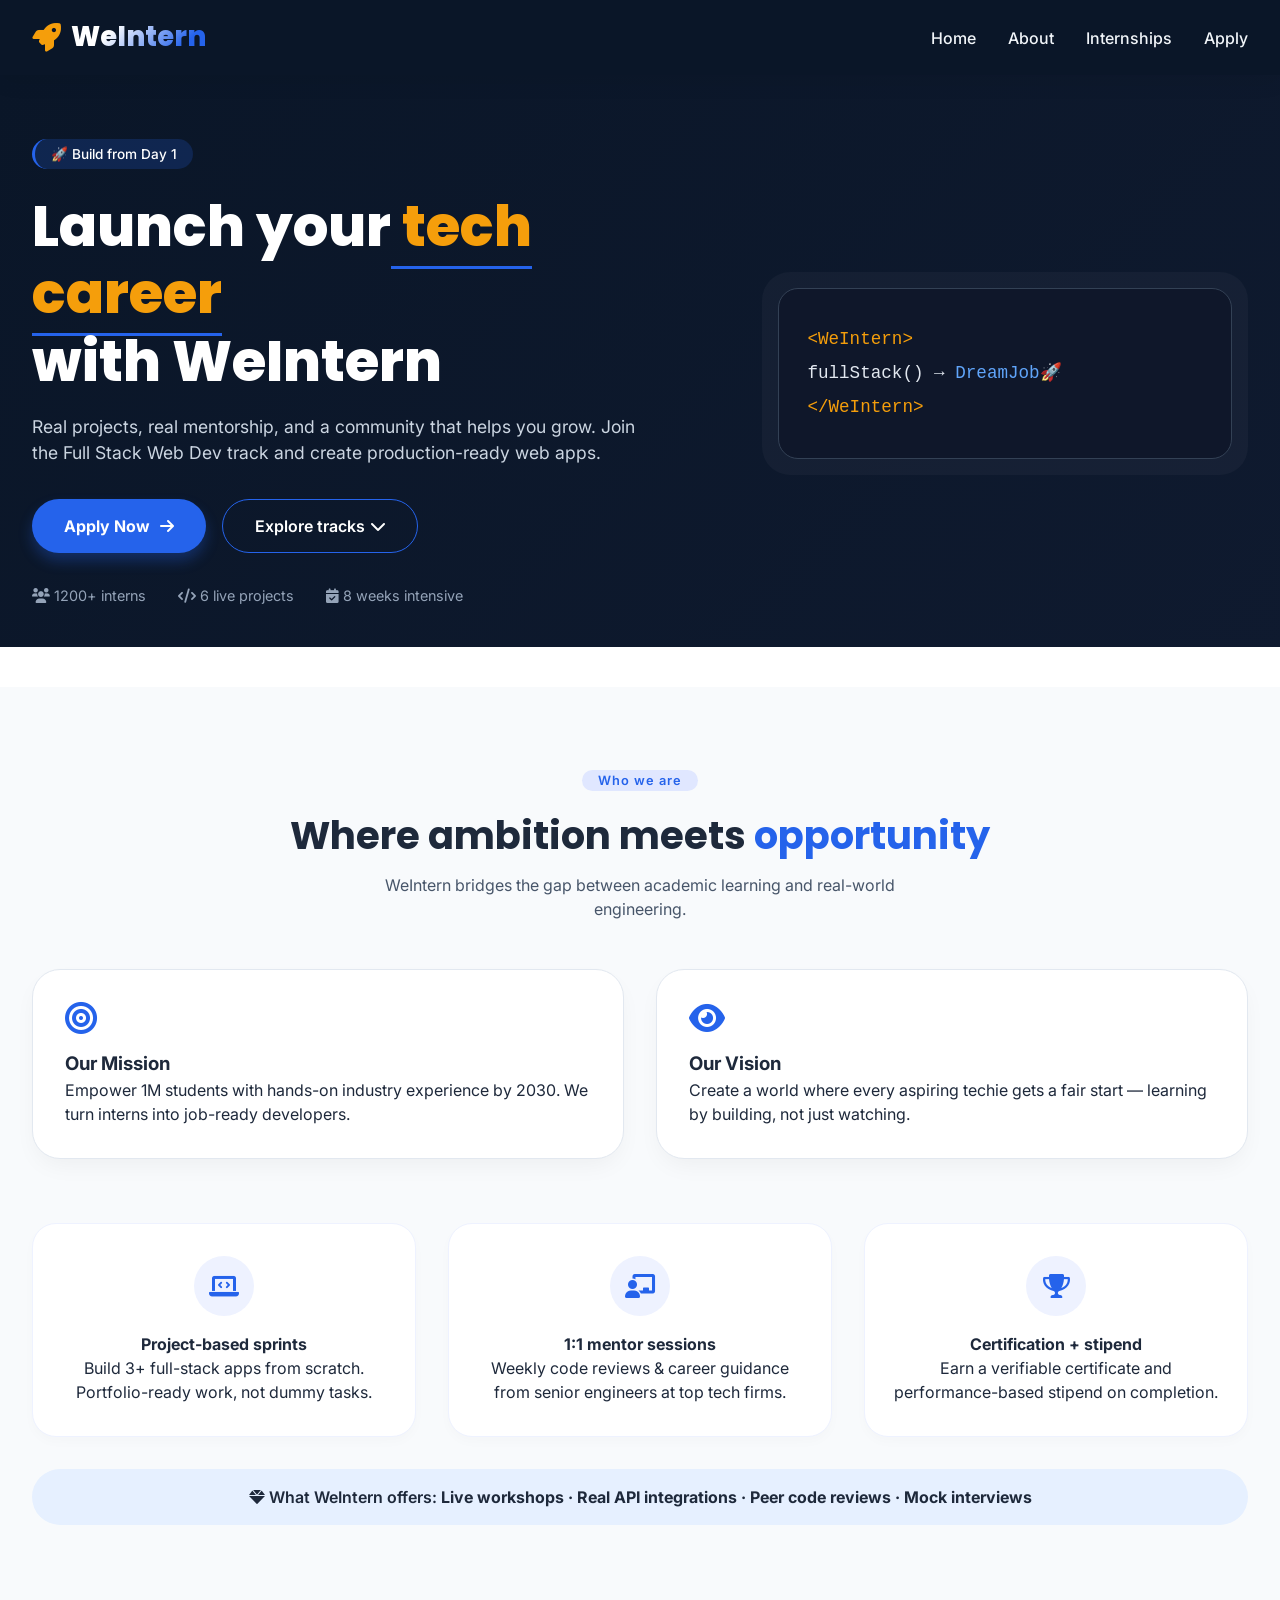
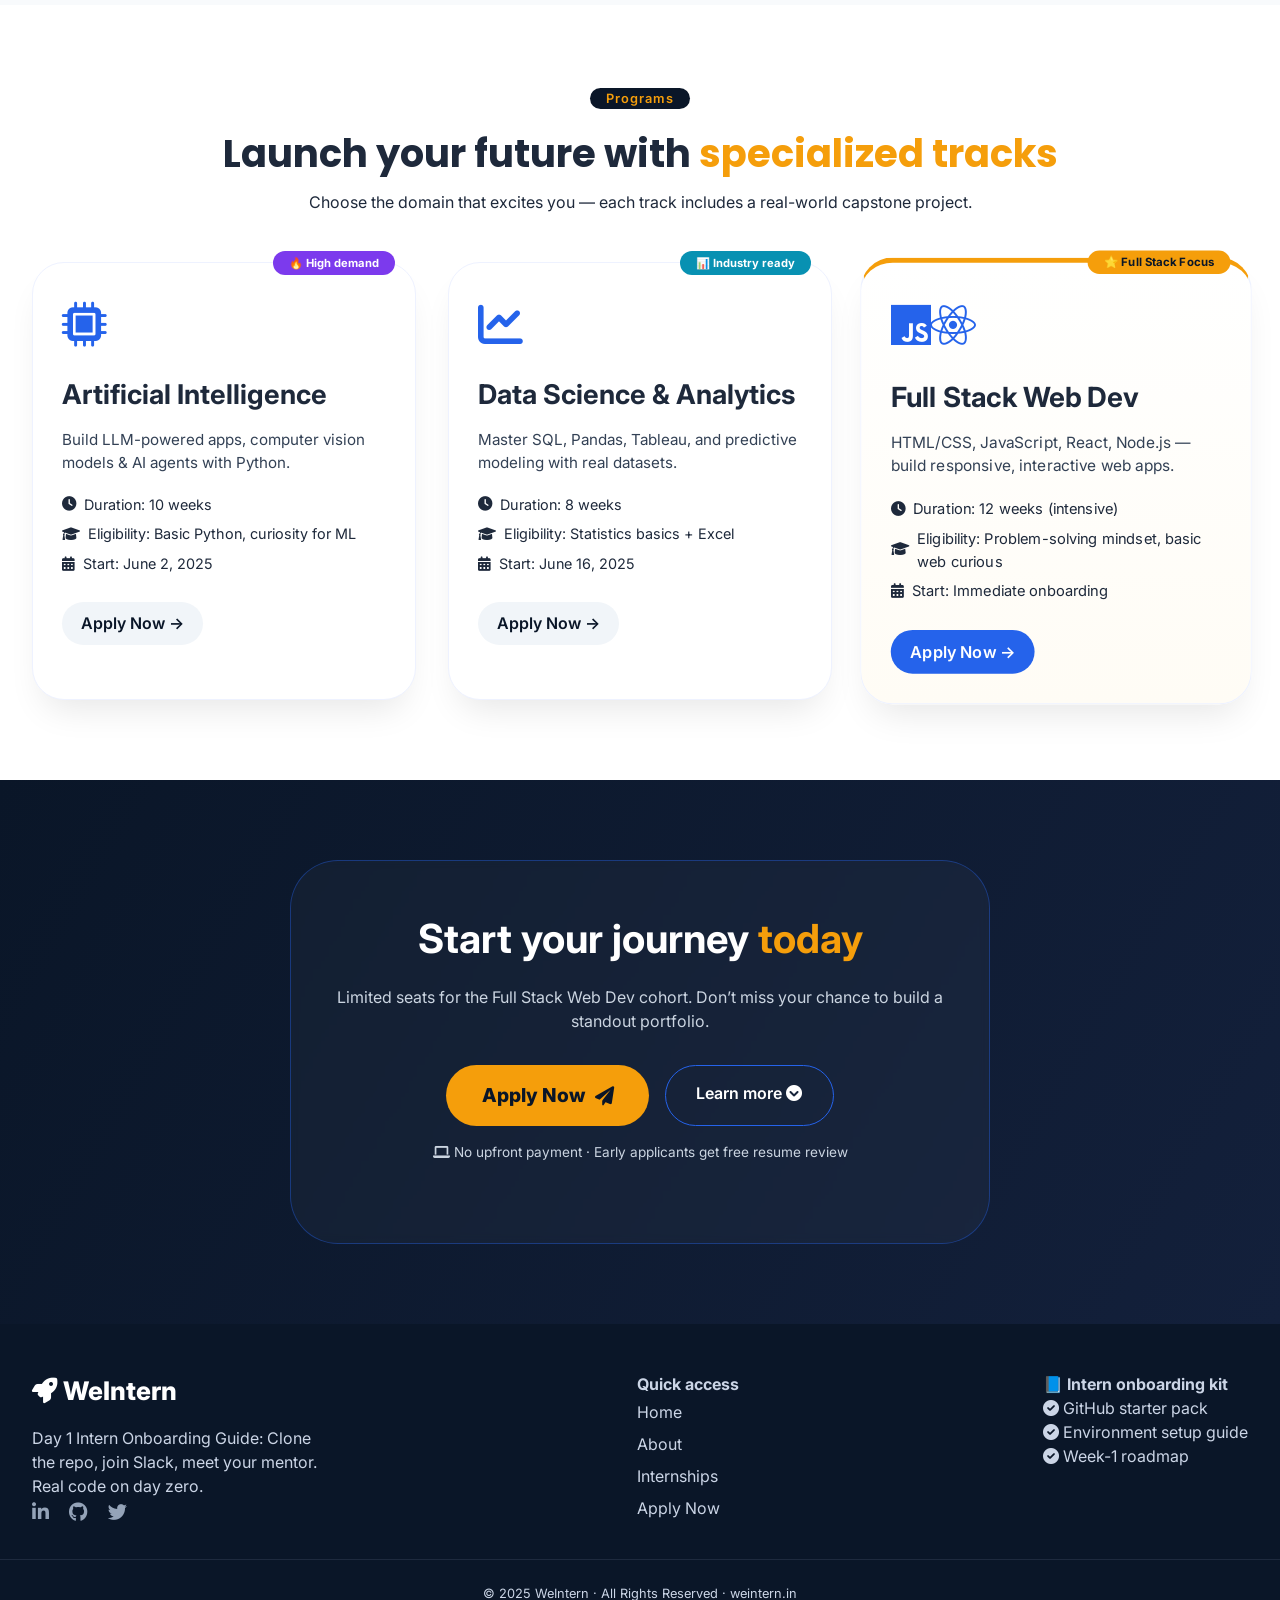
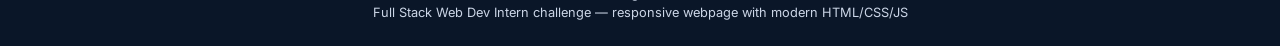
<file: proj/index.html>
<!DOCTYPE html>
<html lang="en">
<head>
  <meta charset="UTF-8">
  <meta name="viewport" content="width=device-width, initial-scale=1.0, viewport-fit=cover">
  <title>WeIntern | Full Stack Internship Challenge</title>
  <link href="https://fonts.googleapis.com/css2?family=Inter:opsz,wght@14..32,300;14..32,400;14..32,500;14..32,600;14..32,700;14..32,800&family=Poppins:wght@400;500;600;700;800&display=swap" rel="stylesheet">
  <link rel="stylesheet" href="https://cdnjs.cloudflare.com/ajax/libs/font-awesome/6.0.0-beta3/css/all.min.css">
  <link rel="stylesheet" href="style.css">
</head>
<body>

  <header class="site-header">
    <div class="container header-flex">
      <div class="logo-area">
        <span class="logo-icon"><i class="fas fa-rocket"></i></span>
        <span class="logo-text">WeIntern</span>
      </div>
      <nav class="main-nav" aria-label="Main navigation">
        <ul>
          <li><a href="#hero">Home</a></li>
          <li><a href="#about">About</a></li>
          <li><a href="#internships">Internships</a></li>
          <li><a href="#cta">Apply</a></li>
        </ul>
      </nav>
      <div class="mobile-menu-toggle" id="mobileToggle" aria-label="Menu">
        <i class="fas fa-bars"></i>
      </div>
    </div>
  </header>

  <main>

    <section id="hero" class="hero-section">
      <div class="container hero-container">
        <div class="hero-content">
          <div class="hero-badge">🚀 Build from Day 1</div>
          <h1 class="hero-title">
            Launch your<span class="highlight-text"> tech career</span><br>with WeIntern
          </h1>
          <p class="hero-description">
            Real projects, real mentorship, and a community that helps you grow. 
            Join the Full Stack Web Dev track and create production-ready web apps.
          </p>
          <div class="hero-buttons">
            <a href="#cta" class="btn btn-primary cta-btn">Apply Now <i class="fas fa-arrow-right"></i></a>
            <a href="#internships" class="btn btn-outline">Explore tracks <i class="fas fa-chevron-down"></i></a>
          </div>
          <div class="hero-stats">
            <span><i class="fas fa-users"></i> 1200+ interns</span>
            <span><i class="fas fa-code"></i> 6 live projects</span>
            <span><i class="fas fa-calendar-check"></i> 8 weeks intensive</span>
          </div>
        </div>
        <div class="hero-visual">
          <div class="code-card">
            <div class="code-line"><span class="tag">&lt;WeIntern&gt;</span></div>
            <div class="code-line">  fullStack() → <span class="accent">DreamJob🚀</span></div>
            <div class="code-line"><span class="tag">&lt;/WeIntern&gt;</span></div>
          </div>
        </div>
      </div>
      <!-- decorative wave -->
      <div class="hero-wave"></div>
    </section>

    <section id="about" class="about-section">
      <div class="container">
        <div class="section-header">
          <span class="section-tag">Who we are</span>
          <h2>Where ambition meets <span class="blue-accent">opportunity</span></h2>
          <p class="section-subhead">WeIntern bridges the gap between academic learning and real-world engineering.</p>
        </div>

        <div class="mission-vision-grid">
          <div class="mission-card">
            <i class="fas fa-bullseye"></i>
            <h3>Our Mission</h3>
            <p>Empower 1M students with hands-on industry experience by 2030. We turn interns into job-ready developers.</p>
          </div>
          <div class="vision-card">
            <i class="fas fa-eye"></i>
            <h3>Our Vision</h3>
            <p>Create a world where every aspiring techie gets a fair start — learning by building, not just watching.</p>
          </div>
        </div>

        <div class="value-cards">
          <div class="value-item">
            <div class="value-icon"><i class="fas fa-laptop-code"></i></div>
            <h4>Project-based sprints</h4>
            <p>Build 3+ full-stack apps from scratch. Portfolio-ready work, not dummy tasks.</p>
          </div>
          <div class="value-item">
            <div class="value-icon"><i class="fas fa-chalkboard-user"></i></div>
            <h4>1:1 mentor sessions</h4>
            <p>Weekly code reviews & career guidance from senior engineers at top tech firms.</p>
          </div>
          <div class="value-item">
            <div class="value-icon"><i class="fas fa-trophy"></i></div>
            <h4>Certification + stipend</h4>
            <p>Earn a verifiable certificate and performance-based stipend on completion.</p>
          </div>
        </div>

        <div class="weintern-offer-blurb">
          <i class="fas fa-gem"></i> What WeIntern offers: <strong>Live workshops · Real API integrations · Peer code reviews · Mock interviews</strong>
        </div>
      </div>
    </section>

    <section id="internships" class="internships-section">
      <div class="container">
        <div class="section-header dark-badge">
          <span class="section-tag light-tag">Programs</span>
          <h2>Launch your future with <span class="gold-accent">specialized tracks</span></h2>
          <p>Choose the domain that excites you — each track includes a real-world capstone project.</p>
        </div>

        <div class="internship-grid">
    
          <div class="intern-card">
            <div class="card-badge ai-badge">🔥 High demand</div>
            <div class="intern-icon"><i class="fas fa-microchip"></i></div>
            <h3>Artificial Intelligence</h3>
            <p class="track-desc">Build LLM-powered apps, computer vision models & AI agents with Python.</p>
            <ul class="track-details">
              <li><i class="fas fa-clock"></i> Duration: 10 weeks</li>
              <li><i class="fas fa-graduation-cap"></i> Eligibility: Basic Python, curiosity for ML</li>
              <li><i class="fas fa-calendar-alt"></i> Start: June 2, 2025</li>
            </ul>
            <a href="#cta" class="btn-track-apply">Apply Now →</a>
          </div>
     
          <div class="intern-card">
            <div class="card-badge data-badge">📊 Industry ready</div>
            <div class="intern-icon"><i class="fas fa-chart-line"></i></div>
            <h3>Data Science & Analytics</h3>
            <p class="track-desc">Master SQL, Pandas, Tableau, and predictive modeling with real datasets.</p>
            <ul class="track-details">
              <li><i class="fas fa-clock"></i> Duration: 8 weeks</li>
              <li><i class="fas fa-graduation-cap"></i> Eligibility: Statistics basics + Excel</li>
              <li><i class="fas fa-calendar-alt"></i> Start: June 16, 2025</li>
            </ul>
            <a href="#cta" class="btn-track-apply">Apply Now →</a>
          </div>
 
          <div class="intern-card featured-card">
            <div class="card-badge web-badge">⭐ Full Stack Focus</div>
            <div class="intern-icon"><i class="fab fa-js"></i><i class="fab fa-react"></i></div>
            <h3>Full Stack Web Dev</h3>
            <p class="track-desc">HTML/CSS, JavaScript, React, Node.js — build responsive, interactive web apps.</p>
            <ul class="track-details">
              <li><i class="fas fa-clock"></i> Duration: 12 weeks (intensive)</li>
              <li><i class="fas fa-graduation-cap"></i> Eligibility: Problem-solving mindset, basic web curious</li>
              <li><i class="fas fa-calendar-alt"></i> Start: Immediate onboarding</li>
            </ul>
            <a href="#cta" class="btn-track-apply primary-apply">Apply Now →</a>
          </div>
        </div>
      </div>
    </section>

    <section id="cta" class="cta-section">
      <div class="container cta-container">
        <div class="cta-card-wrapper">
          <h2>Start your journey <span class="gold-text">today</span></h2>
          <p>Limited seats for the Full Stack Web Dev cohort. Don’t miss your chance to build a standout portfolio.</p>
          <div class="cta-actions">
            <a href="#" id="applyNowMainBtn" class="btn btn-cta-large">Apply Now <i class="fas fa-paper-plane"></i></a>
            <a href="#hero" class="btn btn-cta-secondary">Learn more <i class="fas fa-chevron-circle-down"></i></a>
          </div>
          <p class="cta-note"><i class="fas fa-laptop"></i> No upfront payment · Early applicants get free resume review</p>
        </div>
      </div>
    </section>
  </main>

  <footer class="site-footer">
    <div class="container footer-inner">
      <div class="footer-brand">
        <div class="footer-logo"><i class="fas fa-rocket"></i> WeIntern</div>
        <p>Day 1 Intern Onboarding Guide: Clone the repo, join Slack, meet your mentor. Real code on day zero.</p>
        <div class="social-links">
          <a href="#"><i class="fab fa-linkedin-in"></i></a>
          <a href="#"><i class="fab fa-github"></i></a>
          <a href="#"><i class="fab fa-twitter"></i></a>
        </div>
      </div>
      <div class="footer-links">
        <h4>Quick access</h4>
        <ul>
          <li><a href="#hero">Home</a></li>
          <li><a href="#about">About</a></li>
          <li><a href="#internships">Internships</a></li>
          <li><a href="#cta">Apply Now</a></li>
        </ul>
      </div>
      <div class="footer-onboarding">
        <h4>📘 Intern onboarding kit</h4>
        <ul>
          <li><i class="fas fa-check-circle"></i> GitHub starter pack</li>
          <li><i class="fas fa-check-circle"></i> Environment setup guide</li>
          <li><i class="fas fa-check-circle"></i> Week-1 roadmap</li>
        </ul>
      </div>
    </div>
    <div class="footer-bottom">
      <div class="container">
        <p>© 2025 WeIntern · All Rights Reserved · weintern.in</p>
        <p class="footer-small">Full Stack Web Dev Intern challenge — responsive webpage with modern HTML/CSS/JS</p>
      </div>
    </div>
  </footer>

  <div class="back-to-top" id="backToTopBtn" aria-label="Back to top">
    <i class="fas fa-arrow-up"></i>
  </div>

  <script src="script.js"></script>
</body>
</html>
</file>
<file: day 2/style.css>
* {
  margin: 0;
  padding: 0;
  box-sizing: border-box;
}

body {
  font-family: 'Inter', sans-serif;
  background-color: #ffffff;
  color: #0B1120;
  line-height: 1.5;
  scroll-behavior: smooth;
}

h1, h2, h3, h4, .logo-text, .nav-links a, .footer-links h4 {
  font-family: 'Space Grotesk', sans-serif;
  font-weight: 600;
  letter-spacing: -0.02em;
}

.container {
  max-width: 1280px;
  margin: 0 auto;
  padding: 0 2rem;
}

/* Brand Colors */
:root {
  --navy: #0A1628;
  --blue: #2563EB;
  --gold: #F59E0B;
  --gray-bg: #F9FAFB;
  --card-shadow: rgba(0, 0, 0, 0.19) 0px 10px 20px, rgba(0, 0, 0, 0.23) 0px 6px 6px;;
  --transition: all 0.25s ease;
}

.site-header {
  background: rgba(10, 22, 40, 0.98);
  backdrop-filter: blur(8px);
  position: sticky;
  top: 0;
  z-index: 100;
  border-bottom: 1px solid rgba(37, 99, 235, 0.2);
}

.header-flex {
  display: flex;
  justify-content: space-between;
  align-items: center;
  padding: 1rem 2rem;
}

.logo-area {
  display: flex;
  align-items: center;
  gap: 8px;
}

.logo-icon {
  font-size: 1.8rem;
  color: var(--gold);
}

.logo-text {
  font-size: 1.6rem;
  font-weight: 700;
  background: linear-gradient(135deg, #FFF, var(--blue));
  -webkit-background-clip: text;
  background-clip: text;
  color: transparent;
}

.nav-links ul {
  display: flex;
  gap: 2rem;
  list-style: none;
}

.nav-links a {
  color: #E2E8F0;
  text-decoration: none;
  font-weight: 500;
  transition: var(--transition);
}

.nav-links a:hover {
  color: var(--gold);
}

.mobile-toggle {
  display: none;
  font-size: 1.8rem;
  color: white;
  cursor: pointer;
}

.btn-primary {
  background: var(--blue);
  color: white;
  padding: 0.8rem 1.6rem;
  border-radius: 48px;
  font-weight: 700;
  text-decoration: none;
  display: inline-flex;
  align-items: center;
  gap: 8px;
  transition: var(--transition);
  box-shadow: 0 4px 8px rgba(37,99,235,0.3);
}

.btn-primary:hover {
  background: #1e40af;
  transform: translateY(-2px);
  box-shadow: 0 10px 18px rgba(37,99,235,0.4);
}

.btn-outline-gold {
  background: transparent;
  border: 1.5px solid var(--gold);
  color: white;
  padding: 0.8rem 1.6rem;
  border-radius: 48px;
  font-weight: 600;
  transition: var(--transition);
  text-decoration: none;
  display: inline-flex;
  align-items: center;
  gap: 6px;
}

.btn-outline-gold:hover {
  background: rgba(245, 158, 11, 0.15);
  transform: scale(1.02);
}

.btn-urgent {
  background: var(--gold);
  color: #0A1628;
  padding: 1rem 2rem;
  border-radius: 60px;
  font-weight: 800;
  text-decoration: none;
  display: inline-flex;
  align-items: center;
  gap: 10px;
  transition: var(--transition);
  box-shadow: 0 6px 14px rgba(245,158,11,0.3);
}

.btn-urgent:hover {
  background: #e68a00;
  transform: translateY(-3px);
}

.hero {
  background: linear-gradient(125deg, #0A1628 0%, #0F1A2F 100%);
  padding: 5rem 0 5rem;
}

.hero-grid {
  display: flex;
  align-items: center;
  gap: 3rem;
  flex-wrap: wrap;
}

.hero-content {
  flex: 4.2;
}

.urgency-badge {
  background: rgba(245,158,11,0.2);
  border-left: 4px solid var(--gold);
  padding: 0.4rem 1rem;
  border-radius: 40px;
  display: inline-block;
  font-size: 0.85rem;
  font-weight: 600;
  color: var(--gold);
  margin-bottom: 1.2rem;
}

.hero-title {
  font-size: 3.3rem;
  font-weight: 700;
  color: white;
  margin-bottom: 1rem;
}

.hero-title span {
  color: var(--gold);
}

.hero-desc {
  color: #CBD5E1;
  font-size: 1.1rem;
  margin-bottom: 2rem;
  max-width: 90%;
}

.cta-group {
  display: flex;
  flex-wrap: wrap;
  gap: 1rem;
  margin-bottom: 2rem;
}

.hero-note {
  color: #94A3B8;
  font-size: 0.85rem;
  margin-top: 1rem;
}

.hero-visual {
  flex: 0.9;
  background: rgba(255,255,255,0.02);
  border-radius: 32px;
  padding: 1.5rem;
  border: 1px solid rgba(37,99,235,0.3);
}

.hero-card {
  background: #0F172A;
  padding: 1.5rem;
  border-radius: 24px;
}

.hero-card-icon {
  color: var(--gold);
  font-size: 2rem;
}

.hero-card-text {
  color: white;
  margin-top: 0.5rem;
}

.hero-card-line {
  height: 4px;
  background: var(--blue);
  width: 40%;
  margin: 1rem 0;
}

.hero-card-badge {
  color: #CBD5E1;
}

.testimonials-section {
  padding: 5rem 0;
  background: var(--gray-bg);
}

.section-header {
  text-align: center;
  margin-bottom: 3rem;
}

.section-header h2 {
  font-size: 2.2rem;
  margin-top: 0.5rem;
}

.section-tag {
  display: inline-block;
  padding: 0.2rem 1rem;
  border-radius: 20px;
  font-size: 0.8rem;
  font-weight: 600;
}

.section-tag.blue {
  background: #E0E7FF;
  color: var(--blue);
}

.section-tag.gold {
  background: #FEF3C7;
  color: var(--gold);
}

.section-tag.light-badge {
  background: #EFF6FF;
  padding: 0.2rem 1rem;
  border-radius: 20px;
  color: var(--blue);
}

.gold-text {
  color: var(--gold);
}

.navy-text {
  color: var(--navy);
}

.blue-text {
  color: var(--blue);
}

.testimonial-grid {
  display: flex;
  gap: 2rem;
  flex-wrap: wrap;
  justify-content: center;
}

.testimonial-card {
  background: white;
  border-radius: 28px;
  padding: 2rem;
  flex: 1;
  min-width: 260px;
  transition: var(--transition);
  box-shadow: var(--card-shadow);
}

.testimonial-card:hover {
  transform: translateY(-6px);
  box-shadow: 0 25px 40px -12px rgba(0,0,0,0.15);
}

.avatar {
  width: 56px;
  height: 56px;
  background: var(--blue);
  border-radius: 60px;
  display: flex;
  align-items: center;
  justify-content: center;
  font-weight: bold;
  font-size: 1.4rem;
  color: white;
  margin-bottom: 1rem;
}

.testimonial-quote {
  font-style: italic;
  margin-bottom: 1rem;
}

.testimonial-role {
  color: var(--blue);
  display: inline-block;
  margin-top: 0.25rem;
}

.testimonial-role i {
  margin-right: 4px;
  font-size: 0.75rem;
}

.section-cta-center {
  text-align: center;
  margin-top: 2rem;
}

.internships-wrapper {
  padding: 4rem 0;
  background: #FFFFFF;
}

.internships-grid {
  display: flex;
  flex-wrap: wrap;
  gap: 2rem;
  justify-content: center;
  margin: 3rem 0;
}

.domain-card {
  background: white;
  border-radius: 28px;
  padding: 1.8rem;
  width: 280px;
  transition: var(--transition);
  border: 1px solid #EFF3F8;
  box-shadow: var(--card-shadow);
}

.domain-card:hover {
  border-color: var(--gold);
  transform: translateY(-4px);
}

.domain-icon {
  font-size: 2.2rem;
  color: var(--blue);
  margin-bottom: 1rem;
}

.domain-icon-small {
  font-size: 1.8rem;
  color: var(--blue);
  margin-left: 4px;
}

.cta-small {
  display: inline-block;
  margin-top: 1rem;
  font-weight: 600;
  color: var(--blue);
  text-decoration: none;
  transition: var(--transition);
}

.cta-small:hover {
  color: var(--gold);
  transform: translateX(4px);
}

.section-cta-banner {
  background: linear-gradient(90deg, #0A1628, #14213d);
  border-radius: 32px;
  padding: 2rem;
  text-align: center;
  margin-top: 2rem;
}

.banner-text {
  color: white;
  font-weight: 600;
  margin-bottom: 0.5rem;
}

.skills-section {
  padding: 4rem 0;
  background: white;
}

.skills-grid {
  display: flex;
  flex-wrap: wrap;
  gap: 1.5rem;
  justify-content: center;
}

.skill-item {
  background: #F1F5F9;
  padding: 0.8rem 1.8rem;
  border-radius: 60px;
  display: flex;
  align-items: center;
  gap: 12px;
  font-weight: 500;
  transition: var(--transition);
}

.skill-item i {
  font-size: 1.4rem;
  color: var(--blue);
}

.skill-item:hover {
  background: var(--blue);
  color: white;
  transform: scale(1.02);
}

.skill-item:hover i {
  color: white;
}

.skills-cta {
  text-align: center;
  margin-top: 2.5rem;
}

.final-cta {
  background: linear-gradient(110deg, #0A1628, #0B1A33);
  padding: 4rem 1rem;
}

.cta-container {
  text-align: center;
}

.cta-title {
  color: white;
  font-size: 2rem;
}

.cta-desc {
  color: #CBD5E1;
  margin: 1rem auto;
  max-width: 500px;
}

.cta-button-group {
  display: flex;
  gap: 1rem;
  flex-wrap: wrap;
  justify-content: center;
}

.cta-offer {
  color: var(--gold);
  margin-top: 2rem;
  font-weight: 500;
}

.footer {
  background: #0A1628;
  color: #CBD5E6;
  padding-top: 3rem;
  margin-top: 0;
}

.footer-grid {
  display: flex;
  flex-wrap: wrap;
  justify-content: space-between;
  gap: 2rem;
  padding-bottom: 2rem;
}

.footer-logo {
  font-size: 1.6rem;
  font-weight: 700;
  margin-bottom: 1rem;
}

.footer-logo i {
  color: var(--gold);
}

.footer-logo span {
  background: linear-gradient(135deg, #FFF, var(--blue));
  -webkit-background-clip: text;
  background-clip: text;
  color: transparent;
}

.footer-brand p {
  max-width: 250px;
  font-size: 0.9rem;
}

.social-icons a {
  color: #94a3b8;
  margin-right: 1rem;
  font-size: 1.4rem;
  transition: var(--transition);
  display: inline-block;
}

.social-icons a:hover {
  color: var(--gold);
  transform: translateY(-4px);
}

.footer-links h4 {
  color: white;
  margin-bottom: 1rem;
}

.footer-links ul {
  list-style: none;
}

.footer-links li {
  margin-bottom: 0.5rem;
}

.footer-links a {
  color: #CBD5E6;
  text-decoration: none;
  transition: var(--transition);
}

.footer-links a:hover {
  color: var(--gold);
}

.footer-bottom {
  border-top: 1px solid #1e2a3a;
  text-align: center;
  padding: 1.5rem;
  font-size: 0.8rem;
}

.back-to-top {
  position: fixed;
  bottom: 2rem;
  right: 2rem;
  background: var(--blue);
  width: 44px;
  height: 44px;
  border-radius: 30px;
  display: flex;
  align-items: center;
  justify-content: center;
  color: white;
  cursor: pointer;
  opacity: 0;
  transition: 0.2s;
  z-index: 99;
}

.back-to-top.show {
  opacity: 1;
}

.back-to-top:hover {
  background: var(--gold);
  transform: translateY(-3px);
}

@media (max-width: 768px) {
  .container {
    padding: 0 1.5rem;
  }
  
  .nav-links {
    display: none;
  }
  
  .mobile-toggle {
    display: block;
  }
  
  .hero-title {
    font-size: 2.4rem;
  }
  
  .hero-grid {
    flex-direction: column;
  }
  
  .hero-desc {
    max-width: 100%;
  }
  
  .testimonial-grid,
  .internships-grid,
  .skills-grid {
    flex-direction: column;
    align-items: center;
  }
  
  .domain-card {
    width: 100%;
    max-width: 320px;
  }
  
  .footer-grid {
    flex-direction: column;
    gap: 2rem;
  }
}

@media (max-width: 480px) {
  .hero-title {
    font-size: 1.9rem;
  }
  
  .cta-group,
  .cta-button-group {
    flex-direction: column;
    width: 100%;
  }
  
  .btn-primary,
  .btn-outline-gold,
  .btn-urgent {
    justify-content: center;
  }
  
  .section-header h2 {
    font-size: 1.6rem;
  }
}
</file>
<file: day 3/style.css>
* {
  margin: 0;
  padding: 0;
  box-sizing: border-box;
}

body {
  font-family: 'Inter', sans-serif;
  background-color: #ffffff;
  color: #0B1120;
  line-height: 1.5;
  scroll-behavior: smooth;
}

h1, h2, h3, h4, .logo-text, .nav-links a, .footer-links h4 {
  font-family: 'Space Grotesk', sans-serif;
  font-weight: 600;
  letter-spacing: -0.02em;
}

.container {
  max-width: 1280px;
  margin: 0 auto;
  padding: 0 2rem;
}

/* Brand Colors */
:root {
  --navy: #0A1628;
  --blue: #2563EB;
  --gold: #F59E0B;
  --gray-bg: #F9FAFB;
  --card-shadow: rgba(0, 0, 0, 0.1) 0px 10px 20px, rgba(0, 0, 0, 0.05) 0px 6px 6px;
  --transition: all 0.25s ease;
}

/* ========== STICKY NAVIGATION (CHANGES ON SCROLL) ========== */
.site-header {
  position: sticky;
  top: 0;
  z-index: 1000;
  background: rgba(10, 22, 40, 0.92);
  backdrop-filter: blur(12px);
  transition: all 0.3s ease;
  border-bottom: 1px solid rgba(37, 99, 235, 0.2);
}

.site-header.scrolled {
  background: rgba(10, 22, 40, 0.98);
  box-shadow: 0 8px 20px rgba(0,0,0,0.2);
  border-bottom-color: rgba(245, 158, 11, 0.4);
}

.header-flex {
  display: flex;
  justify-content: space-between;
  align-items: center;
  padding: 1rem 2rem;
}

.logo-area {
  display: flex;
  align-items: center;
  gap: 8px;
}

.logo-icon {
  font-size: 1.8rem;
  color: var(--gold);
}

.logo-text {
  font-size: 1.6rem;
  font-weight: 700;
  background: linear-gradient(135deg, #FFF, var(--blue));
  -webkit-background-clip: text;
  background-clip: text;
  color: transparent;
}

.nav-links ul {
  display: flex;
  gap: 2rem;
  list-style: none;
}

.nav-links a {
  color: #E2E8F0;
  text-decoration: none;
  font-weight: 500;
  transition: var(--transition);
  font-size: 1rem;
  padding: 0.5rem 0;
}

.nav-links a:hover {
  color: var(--gold);
}

/* Touch targets - minimum 44px */
.nav-links a, 
.mobile-toggle, 
.btn-primary, 
.btn-outline-gold, 
.btn-urgent,
.back-to-top,
.cta-small,
.social-icons a {
  min-height: 44px;
  min-width: 44px;
  display: inline-flex;
  align-items: center;
  justify-content: center;
}

.mobile-toggle {
  display: none;
  font-size: 1.8rem;
  color: white;
  cursor: pointer;
  padding: 8px;
}

/* Buttons */
.btn-primary {
  background: var(--blue);
  color: white;
  padding: 0.8rem 1.6rem;
  border-radius: 48px;
  font-weight: 700;
  text-decoration: none;
  display: inline-flex;
  align-items: center;
  gap: 8px;
  transition: var(--transition);
  box-shadow: 0 4px 8px rgba(37,99,235,0.3);
  border: none;
  cursor: pointer;
}

.btn-primary:hover {
  background: #1e40af;
  transform: translateY(-2px);
  box-shadow: 0 10px 18px rgba(37,99,235,0.4);
}

.btn-outline-gold {
  background: transparent;
  border: 1.5px solid var(--gold);
  color: white;
  padding: 0.8rem 1.6rem;
  border-radius: 48px;
  font-weight: 600;
  transition: var(--transition);
  text-decoration: none;
  display: inline-flex;
  align-items: center;
  gap: 6px;
}

.btn-outline-gold:hover {
  background: rgba(245, 158, 11, 0.15);
  transform: scale(1.02);
}

.btn-urgent {
  background: var(--gold);
  color: #0A1628;
  padding: 1rem 2rem;
  border-radius: 60px;
  font-weight: 800;
  text-decoration: none;
  display: inline-flex;
  align-items: center;
  gap: 10px;
  transition: var(--transition);
  box-shadow: 0 6px 14px rgba(245,158,11,0.3);
  border: none;
  cursor: pointer;
}

.btn-urgent:hover {
  background: #e68a00;
  transform: translateY(-3px);
}

/* Hero Section */
.hero {
  background: linear-gradient(125deg, #0A1628 0%, #0F1A2F 100%);
  padding: 5rem 0 5rem;
}

.hero-grid {
  display: flex;
  align-items: center;
  gap: 3rem;
  flex-wrap: wrap;
}

.hero-content {
  flex: 4.2;
}

.hero-visual {
  flex: 0.9;
  background: rgba(255,255,255,0.02);
  border-radius: 32px;
  padding: 1.5rem;
  border: 1px solid rgba(37,99,235,0.3);
}

.urgency-badge {
  background: rgba(245,158,11,0.2);
  border-left: 4px solid var(--gold);
  padding: 0.4rem 1rem;
  border-radius: 40px;
  display: inline-block;
  font-size: 0.85rem;
  font-weight: 600;
  color: var(--gold);
  margin-bottom: 1.2rem;
}

.hero-title {
  font-size: 3.3rem;
  font-weight: 700;
  color: white;
  margin-bottom: 1rem;
}

.hero-title span {
  color: var(--gold);
}

.hero-desc {
  color: #CBD5E1;
  font-size: 1.1rem;
  margin-bottom: 2rem;
  max-width: 90%;
}

.cta-group {
  display: flex;
  flex-wrap: wrap;
  gap: 1rem;
  margin-bottom: 2rem;
}

.hero-note {
  color: #94A3B8;
  font-size: 0.85rem;
  margin-top: 1rem;
}

.hero-card {
  background: #0F172A;
  padding: 1.5rem;
  border-radius: 24px;
}

.hero-card-icon {
  color: var(--gold);
  font-size: 2rem;
}

.hero-card-text {
  color: white;
  margin-top: 0.5rem;
}

.hero-card-line {
  height: 4px;
  background: var(--blue);
  width: 40%;
  margin: 1rem 0;
}

.hero-card-badge {
  color: #CBD5E1;
}

/* Testimonials */
.testimonials-section {
  padding: 5rem 0;
  background: var(--gray-bg);
}

.section-header {
  text-align: center;
  margin-bottom: 3rem;
}

.section-header h2 {
  font-size: 2.2rem;
  margin-top: 0.5rem;
}

.section-tag {
  display: inline-block;
  padding: 0.2rem 1rem;
  border-radius: 20px;
  font-size: 0.8rem;
  font-weight: 600;
}

.section-tag.blue {
  background: #E0E7FF;
  color: var(--blue);
}

.section-tag.gold {
  background: #FEF3C7;
  color: var(--gold);
}

.section-tag.light-badge {
  background: #EFF6FF;
  padding: 0.2rem 1rem;
  border-radius: 20px;
  color: var(--blue);
}

.gold-text {
  color: var(--gold);
}

.navy-text {
  color: var(--navy);
}

.blue-text {
  color: var(--blue);
}

.testimonial-grid {
  display: flex;
  gap: 2rem;
  flex-wrap: wrap;
  justify-content: center;
}

.testimonial-card {
  background: white;
  border-radius: 28px;
  padding: 2rem;
  flex: 1;
  min-width: 260px;
  transition: var(--transition);
  box-shadow: var(--card-shadow);
}

.testimonial-card:hover {
  transform: translateY(-6px);
  box-shadow: 0 25px 40px -12px rgba(0,0,0,0.15);
}

.avatar {
  width: 56px;
  height: 56px;
  background: var(--blue);
  border-radius: 60px;
  display: flex;
  align-items: center;
  justify-content: center;
  font-weight: bold;
  font-size: 1.4rem;
  color: white;
  margin-bottom: 1rem;
}

.testimonial-quote {
  font-style: italic;
  margin-bottom: 1rem;
}

.section-cta-center {
  text-align: center;
  margin-top: 2rem;
}

/* Internships */
.internships-wrapper {
  padding: 4rem 0;
  background: #FFFFFF;
}

.internships-grid {
  display: flex;
  flex-wrap: wrap;
  gap: 2rem;
  justify-content: center;
  margin: 3rem 0;
}

.domain-card {
  background: white;
  border-radius: 28px;
  padding: 1.8rem;
  width: 280px;
  transition: var(--transition);
  border: 1px solid #EFF3F8;
  box-shadow: var(--card-shadow);
}

.domain-card:hover {
  border-color: var(--gold);
  transform: translateY(-4px);
}

.domain-icon {
  font-size: 2.2rem;
  color: var(--blue);
  margin-bottom: 1rem;
}

.cta-small {
  display: inline-block;
  margin-top: 1rem;
  font-weight: 600;
  color: var(--blue);
  text-decoration: none;
  transition: var(--transition);
  min-height: 44px;
}

.cta-small:hover {
  color: var(--gold);
  transform: translateX(4px);
}

.section-cta-banner {
  background: linear-gradient(90deg, #0A1628, #14213d);
  border-radius: 32px;
  padding: 2rem;
  text-align: center;
  margin-top: 2rem;
}

.banner-text {
  color: white;
  font-weight: 600;
  margin-bottom: 0.5rem;
}

/* Skills */
.skills-section {
  padding: 4rem 0;
  background: white;
}

.skills-grid {
  display: flex;
  flex-wrap: wrap;
  gap: 1.5rem;
  justify-content: center;
}

.skill-item {
  background: #F1F5F9;
  padding: 0.8rem 1.8rem;
  border-radius: 60px;
  display: flex;
  align-items: center;
  gap: 12px;
  font-weight: 500;
  transition: var(--transition);
  min-height: 44px;
}

.skill-item i {
  font-size: 1.4rem;
  color: var(--blue);
}

.skill-item:hover {
  background: var(--blue);
  color: white;
  transform: scale(1.02);
}

.skill-item:hover i {
  color: white;
}

.skills-cta {
  text-align: center;
  margin-top: 2.5rem;
}

/* Contact Form Section */
.contact-section {
  padding: 5rem 0;
  background: linear-gradient(135deg, #f8fafc 0%, #ffffff 100%);
}

.contact-wrapper {
  max-width: 760px;
  margin: 0 auto;
  background: #fff;
  border-radius: 36px;
  box-shadow: 0 20px 35px -12px rgba(0,0,0,0.08);
  padding: 2rem 2rem 2.5rem;
  border: 1px solid #eef2f8;
}

.form-group {
  margin-bottom: 1.5rem;
}

.contact-form label {
  font-weight: 600;
  display: block;
  margin-bottom: 0.5rem;
  color: #0A1628;
  font-size: 0.95rem;
}

.contact-form input, 
.contact-form select,
.contact-form textarea {
  width: 100%;
  padding: 0.9rem 1.2rem;
  border-radius: 24px;
  border: 1.5px solid #e2e8f0;
  font-family: 'Inter', sans-serif;
  font-size: 1rem;
  transition: all 0.2s;
  background: #fefefe;
}

.contact-form input:focus, 
.contact-form select:focus,
.contact-form textarea:focus {
  outline: none;
  border-color: var(--blue);
  box-shadow: 0 0 0 3px rgba(37,99,235,0.1);
}

.contact-form textarea {
  resize: vertical;
  min-height: 110px;
}

.error-message {
  color: #dc2626;
  font-size: 0.75rem;
  margin-top: 0.4rem;
  display: flex;
  align-items: center;
  gap: 4px;
}

.success-message {
  background: #d1fae5;
  border-left: 5px solid #10b981;
  padding: 1rem;
  border-radius: 20px;
  margin-bottom: 1.8rem;
  color: #065f46;
  font-weight: 500;
  display: flex;
  align-items: center;
  gap: 12px;
}

.btn-submit {
  background: var(--blue);
  color: white;
  border: none;
  padding: 1rem 2rem;
  font-size: 1rem;
  font-weight: 700;
  border-radius: 60px;
  width: 100%;
  cursor: pointer;
  transition: var(--transition);
  min-height: 52px;
}

.btn-submit:hover {
  background: #1e40af;
  transform: translateY(-2px);
}

/* Final CTA */
.final-cta {
  background: linear-gradient(110deg, #0A1628, #0B1A33);
  padding: 4rem 1rem;
}

.cta-container {
  text-align: center;
}

.cta-title {
  color: white;
  font-size: 2rem;
}

.cta-desc {
  color: #CBD5E1;
  margin: 1rem auto;
  max-width: 500px;
}

.cta-button-group {
  display: flex;
  gap: 1rem;
  flex-wrap: wrap;
  justify-content: center;
}

.cta-offer {
  color: var(--gold);
  margin-top: 2rem;
  font-weight: 500;
}

/* Footer */
.footer {
  background: #0A1628;
  color: #CBD5E6;
  padding-top: 3rem;
  margin-top: 0;
}

.footer-grid {
  display: flex;
  flex-wrap: wrap;
  justify-content: space-between;
  gap: 2rem;
  padding-bottom: 2rem;
}

.footer-logo {
  font-size: 1.6rem;
  font-weight: 700;
  margin-bottom: 1rem;
}

.footer-logo i {
  color: var(--gold);
}

.footer-logo span {
  background: linear-gradient(135deg, #FFF, var(--blue));
  -webkit-background-clip: text;
  background-clip: text;
  color: transparent;
}

.footer-brand p {
  max-width: 250px;
  font-size: 0.9rem;
}

.social-icons a {
  color: #94a3b8;
  margin-right: 1rem;
  font-size: 1.4rem;
  transition: var(--transition);
  display: inline-flex;
  align-items: center;
  justify-content: center;
  text-decoration: none;
}

.social-icons a:hover {
  color: var(--gold);
  transform: translateY(-4px);
}

.footer-links h4 {
  color: white;
  margin-bottom: 1rem;
}

.footer-links ul {
  list-style: none;
}

.footer-links li {
  margin-bottom: 0.5rem;
}

.footer-links a {
  color: #CBD5E6;
  text-decoration: none;
  transition: var(--transition);
}

.footer-links a:hover {
  color: var(--gold);
}

.footer-bottom {
  border-top: 1px solid #1e2a3a;
  text-align: center;
  padding: 1.5rem;
  font-size: 0.8rem;
}

.back-to-top {
  position: fixed;
  bottom: 2rem;
  right: 2rem;
  background: var(--blue);
  width: 44px;
  height: 44px;
  border-radius: 30px;
  display: flex;
  align-items: center;
  justify-content: center;
  color: white;
  cursor: pointer;
  opacity: 0;
  transition: 0.2s;
  z-index: 99;
}

.back-to-top.show {
  opacity: 1;
}

.back-to-top:hover {
  background: var(--gold);
  transform: translateY(-3px);
}

/* ========== RESPONSIVE MEDIA QUERIES ========== */
/* 1280px and above - desktop optimized */
@media (max-width: 1280px) {
  .container {
    padding: 0 2rem;
  }
  .hero-title {
    font-size: 2.8rem;
  }
}

/* 768px - Tablet */
@media (max-width: 768px) {
  .container {
    padding: 0 1.5rem;
  }
  
  .nav-links {
    display: none;
  }
  
  .mobile-toggle {
    display: flex;
  }
  
  .hero-title {
    font-size: 2.2rem;
  }
  
  .hero-grid {
    flex-direction: column;
    text-align: center;
  }
  
  .hero-desc {
    max-width: 100%;
  }
  
  .cta-group {
    justify-content: center;
  }
  
  .section-header h2 {
    font-size: 1.8rem;
  }
  
  .testimonial-grid,
  .internships-grid {
    flex-direction: column;
    align-items: center;
  }
  
  .domain-card {
    width: 100%;
    max-width: 340px;
  }
  
  .contact-wrapper {
    padding: 1.5rem;
    margin: 0;
  }
  
  .footer-grid {
    flex-direction: column;
    gap: 2rem;
    text-align: center;
  }
  
  .skills-grid {
    gap: 1rem;
  }
  
  .footer-brand p {
    max-width: 100%;
  }
}

/* 375px - Mobile */
@media (max-width: 480px) {
  .hero-title {
    font-size: 1.8rem;
  }
  
  .cta-group,
  .cta-button-group {
    flex-direction: column;
    width: 100%;
  }
  
  .btn-primary,
  .btn-outline-gold,
  .btn-urgent {
    justify-content: center;
    width: 100%;
  }
  
  .section-header h2 {
    font-size: 1.5rem;
  }
  
  .contact-form input,
  .contact-form select,
  .contact-form textarea {
    padding: 0.7rem 1rem;
    font-size: 0.9rem;
  }
  
  .contact-wrapper {
    padding: 1.2rem;
  }
  
  .hero-visual {
    display: none;
  }
  
  .testimonial-card {
    padding: 1.5rem;
  }
  
  .skill-item {
    padding: 0.6rem 1.2rem;
    font-size: 0.85rem;
  }
}
</file>
<file: day 4/style.css>
* {
  margin: 0;
  padding: 0;
  box-sizing: border-box;
}

body {
  font-family: 'Inter', sans-serif;
  background-color: #ffffff;
  color: #0B1120;
  line-height: 1.5;
  scroll-behavior: smooth;
  overflow-x: hidden;
}

h1, h2, h3, h4, .logo-text, .nav-links a, .footer-links h4 {
  font-family: 'Space Grotesk', sans-serif;
  font-weight: 600;
  letter-spacing: -0.02em;
}

.container {
  max-width: 1280px;
  margin: 0 auto;
  padding: 0 2rem;
}

/* Brand Colors */
:root {
  --navy: #0A1628;
  --blue: #2563EB;
  --gold: #F59E0B;
  --gray-bg: #F9FAFB;
  --card-shadow: rgba(0, 0, 0, 0.1) 0px 10px 20px, rgba(0, 0, 0, 0.05) 0px 6px 6px;
  --transition: all 0.3s cubic-bezier(0.4, 0, 0.2, 1);
  --transition-fast: all 0.15s ease;
}

/* ========== MOBILE NAVIGATION ========== */
.site-header {
  position: fixed;
  top: 0;
  left: 0;
  right: 0;
  z-index: 1000;
  background: rgba(10, 22, 40, 0.95);
  backdrop-filter: blur(12px);
  -webkit-backdrop-filter: blur(12px);
  transition: var(--transition);
  border-bottom: 1px solid rgba(37, 99, 235, 0.2);
}

.site-header.scrolled {
  background: rgba(10, 22, 40, 0.98);
  box-shadow: 0 8px 32px rgba(0,0,0,0.25);
  border-bottom-color: rgba(245, 158, 11, 0.4);
}

.header-flex {
  display: flex;
  justify-content: space-between;
  align-items: center;
  padding: 1rem 2rem;
  max-width: 1280px;
  margin: 0 auto;
}

.logo-area {
  display: flex;
  align-items: center;
  gap: 8px;
  z-index: 1001;
}

.logo-icon {
  font-size: 1.8rem;
  color: var(--gold);
  animation: float 3s ease-in-out infinite;
}

@keyframes float {
  0%, 100% { transform: translateY(0); }
  50% { transform: translateY(-4px); }
}

.logo-text {
  font-size: 1.6rem;
  font-weight: 700;
  background: linear-gradient(135deg, #FFF, var(--blue));
  -webkit-background-clip: text;
  background-clip: text;
  color: transparent;
}

.nav-links {
  display: flex;
}

.nav-links ul {
  display: flex;
  gap: 2rem;
  list-style: none;
}

.nav-links a {
  color: #E2E8F0;
  text-decoration: none;
  font-weight: 500;
  transition: var(--transition);
  font-size: 1rem;
  padding: 0.5rem 0;
  position: relative;
}

.nav-links a::after {
  content: '';
  position: absolute;
  bottom: 0;
  left: 0;
  width: 0;
  height: 2px;
  background: var(--gold);
  transition: var(--transition);
}

.nav-links a:hover::after,
.nav-links a.active::after {
  width: 100%;
}

.nav-links a:hover {
  color: var(--gold);
}

/* Touch targets - minimum 44px */
.nav-links a,
.mobile-toggle,
.btn-primary,
.btn-outline-gold,
.btn-urgent,
.back-to-top,
.cta-small,
.social-icons a {
  min-height: 44px;
  min-width: 44px;
  display: inline-flex;
  align-items: center;
  justify-content: center;
}

.mobile-toggle {
  display: none;
  font-size: 1.8rem;
  color: white;
  cursor: pointer;
  padding: 8px;
  z-index: 1001;
  transition: var(--transition);
  background: rgba(37, 99, 235, 0.1);
  border-radius: 12px;
}

.mobile-toggle:hover {
  background: rgba(37, 99, 235, 0.2);
}

.mobile-toggle.active i {
  animation: pulse 0.5s ease-in-out;
}

@keyframes pulse {
  0% { transform: scale(1); }
  50% { transform: scale(1.2); }
  100% { transform: scale(1); }
}

/* Mobile Menu Overlay */
.nav-overlay {
  display: none;
  position: fixed;
  top: 0;
  left: 0;
  right: 0;
  bottom: 0;
  background: rgba(10, 22, 40, 0.6);
  backdrop-filter: blur(4px);
  z-index: 998;
  opacity: 0;
  transition: opacity 0.3s ease;
}

.nav-overlay.active {
  opacity: 1;
}

/* Mobile Navigation Slide Menu */
.nav-links.mobile-open {
  display: flex;
  position: fixed;
  top: 0;
  right: 0;
  width: min(320px, 85vw);
  height: 100vh;
  background: linear-gradient(180deg, #0A1628 0%, #0F1A2F 100%);
  flex-direction: column;
  padding: 6rem 2rem 2rem;
  transform: translateX(100%);
  transition: transform 0.35s cubic-bezier(0.4, 0, 0.2, 1);
  z-index: 999;
  box-shadow: -10px 0 40px rgba(0,0,0,0.3);
  border-left: 1px solid rgba(37, 99, 235, 0.3);
}

.nav-links.mobile-open.active {
  transform: translateX(0);
}

.nav-links.mobile-open ul {
  flex-direction: column;
  align-items: flex-start;
  gap: 0;
}

.nav-links.mobile-open li {
  width: 100%;
  border-bottom: 1px solid rgba(255,255,255,0.05);
}

.nav-links.mobile-open a {
  display: block;
  padding: 1rem 0;
  font-size: 1.1rem;
  color: #E2E8F0;
}

.nav-links.mobile-open a:hover {
  color: var(--gold);
  padding-left: 0.5rem;
}

/* Buttons */
.btn-primary {
  background: var(--blue);
  color: white;
  padding: 0.8rem 1.6rem;
  border-radius: 48px;
  font-weight: 700;
  text-decoration: none;
  display: inline-flex;
  align-items: center;
  gap: 8px;
  transition: var(--transition);
  box-shadow: 0 4px 8px rgba(37,99,235,0.3);
  border: none;
  cursor: pointer;
  position: relative;
  overflow: hidden;
}

.btn-primary::before {
  content: '';
  position: absolute;
  top: 0;
  left: -100%;
  width: 100%;
  height: 100%;
  background: linear-gradient(90deg, transparent, rgba(255,255,255,0.2), transparent);
  transition: 0.5s;
}

.btn-primary:hover::before {
  left: 100%;
}

.btn-primary:hover {
  background: #1e40af;
  transform: translateY(-2px);
  box-shadow: 0 10px 18px rgba(37,99,235,0.4);
}

.btn-outline-gold {
  background: transparent;
  border: 1.5px solid var(--gold);
  color: white;
  padding: 0.8rem 1.6rem;
  border-radius: 48px;
  font-weight: 600;
  transition: var(--transition);
  text-decoration: none;
  display: inline-flex;
  align-items: center;
  gap: 6px;
  position: relative;
  overflow: hidden;
}

.btn-outline-gold::before {
  content: '';
  position: absolute;
  top: 0;
  left: 0;
  width: 0;
  height: 100%;
  background: rgba(245, 158, 11, 0.15);
  transition: var(--transition);
  z-index: -1;
}

.btn-outline-gold:hover::before {
  width: 100%;
}

.btn-outline-gold:hover {
  transform: scale(1.02);
  border-color: var(--gold);
}

.btn-urgent {
  background: var(--gold);
  color: #0A1628;
  padding: 1rem 2rem;
  border-radius: 60px;
  font-weight: 800;
  text-decoration: none;
  display: inline-flex;
  align-items: center;
  gap: 10px;
  transition: var(--transition);
  box-shadow: 0 6px 14px rgba(245,158,11,0.3);
  border: none;
  cursor: pointer;
  position: relative;
  overflow: hidden;
}

.btn-urgent::before {
  content: '';
  position: absolute;
  top: -50%;
  left: -50%;
  width: 200%;
  height: 200%;
  background: radial-gradient(circle, rgba(255,255,255,0.3) 0%, transparent 60%);
  transform: scale(0);
  transition: transform 0.5s ease;
}

.btn-urgent:hover::before {
  transform: scale(1);
}

.btn-urgent:hover {
  background: #e68a00;
  transform: translateY(-3px);
  box-shadow: 0 12px 24px rgba(245,158,11,0.4);
}

/* Hero Section */
.hero {
  background: linear-gradient(125deg, #0A1628 0%, #0F1A2F 100%);
  padding: 8rem 0 5rem;
  position: relative;
  overflow: hidden;
}

.hero::before {
  content: '';
  position: absolute;
  top: 0;
  left: 0;
  right: 0;
  bottom: 0;
  background: radial-gradient(circle at 20% 50%, rgba(37, 99, 235, 0.15) 0%, transparent 50%),
              radial-gradient(circle at 80% 80%, rgba(245, 158, 11, 0.1) 0%, transparent 40%);
  pointer-events: none;
}

.hero-grid {
  display: grid;
  grid-template-columns: 1fr 340px;
  gap: 3rem;
  align-items: center;
}

.hero-content {
  position: relative;
  z-index: 1;
}

.urgency-badge {
  background: rgba(245,158,11,0.2);
  border-left: 4px solid var(--gold);
  padding: 0.4rem 1rem;
  border-radius: 40px;
  display: inline-block;
  font-size: 0.85rem;
  font-weight: 600;
  color: var(--gold);
  margin-bottom: 1.2rem;
  animation: slideInDown 0.6s ease-out;
}

@keyframes slideInDown {
  from { opacity: 0; transform: translateY(-20px); }
  to { opacity: 1; transform: translateY(0); }
}

.hero-title {
  font-size: 3.3rem;
  font-weight: 700;
  color: white;
  margin-bottom: 1rem;
  line-height: 1.1;
  animation: fadeInUp 0.8s ease-out 0.2s both;
}

@keyframes fadeInUp {
  from { opacity: 0; transform: translateY(30px); }
  to { opacity: 1; transform: translateY(0); }
}

.hero-title span {
  color: var(--gold);
  position: relative;
}

.hero-title span::after {
  content: '';
  position: absolute;
  bottom: 4px;
  left: 0;
  width: 100%;
  height: 8px;
  background: rgba(245, 158, 11, 0.3);
  z-index: -1;
  border-radius: 4px;
}

.hero-desc {
  color: #CBD5E1;
  font-size: 1.1rem;
  margin-bottom: 2rem;
  max-width: 90%;
  animation: fadeInUp 0.8s ease-out 0.4s both;
}

.cta-group {
  display: flex;
  flex-wrap: wrap;
  gap: 1rem;
  margin-bottom: 2rem;
  animation: fadeInUp 0.8s ease-out 0.6s both;
}

.hero-note {
  color: #94A3B8;
  font-size: 0.85rem;
  margin-top: 1rem;
  animation: fadeInUp 0.8s ease-out 0.8s both;
}

.hero-visual {
  position: relative;
  animation: fadeInRight 0.8s ease-out 0.4s both;
}

@keyframes fadeInRight {
  from { opacity: 0; transform: translateX(30px); }
  to { opacity: 1; transform: translateX(0); }
}

.hero-card {
  background: #0F172A;
  padding: 1.5rem;
  border-radius: 24px;
  border: 1px solid rgba(37,99,235,0.2);
  position: relative;
  transition: var(--transition);
}

.hero-card:hover {
  transform: translateY(-4px);
  border-color: rgba(37,99,235,0.4);
  box-shadow: 0 20px 40px rgba(37,99,235,0.15);
}

.hero-card-icon {
  color: var(--gold);
  font-size: 2rem;
}

.hero-card-text {
  color: white;
  margin-top: 0.5rem;
}

.hero-card-line {
  height: 4px;
  background: linear-gradient(90deg, var(--blue), var(--gold));
  width: 40%;
  margin: 1rem 0;
  border-radius: 2px;
}

.hero-card-badge {
  color: #CBD5E1;
}

/* Testimonials */
.testimonials-section {
  padding: 5rem 0;
  background: var(--gray-bg);
}

.section-header {
  text-align: center;
  margin-bottom: 3rem;
}

.section-header h2 {
  font-size: 2.2rem;
  margin-top: 0.5rem;
}

.section-tag {
  display: inline-block;
  padding: 0.2rem 1rem;
  border-radius: 20px;
  font-size: 0.8rem;
  font-weight: 600;
  animation: fadeInUp 0.6s ease-out;
}

.section-tag.blue {
  background: #E0E7FF;
  color: var(--blue);
}

.section-tag.gold {
  background: #FEF3C7;
  color: var(--gold);
}

.section-tag.light-badge {
  background: #EFF6FF;
  color: var(--blue);
}

.gold-text {
  color: var(--gold);
}

.navy-text {
  color: var(--navy);
}

.blue-text {
  color: var(--blue);
}

.testimonial-grid {
  display: grid;
  grid-template-columns: repeat(auto-fit, minmax(280px, 1fr));
  gap: 2rem;
}

.testimonial-card {
  background: white;
  border-radius: 28px;
  padding: 2rem;
  transition: var(--transition);
  box-shadow: var(--card-shadow);
  border: 1px solid transparent;
  position: relative;
  overflow: hidden;
}

.testimonial-card::before {
  content: '"';
  position: absolute;
  top: -10px;
  right: 20px;
  font-size: 8rem;
  font-family: Georgia, serif;
  color: rgba(37, 99, 235, 0.05);
  line-height: 1;
}

.testimonial-card:hover {
  transform: translateY(-8px);
  box-shadow: 0 25px 50px -12px rgba(0,0,0,0.15);
  border-color: rgba(37, 99, 235, 0.2);
}

.avatar {
  width: 56px;
  height: 56px;
  background: linear-gradient(135deg, var(--blue), #1e40af);
  border-radius: 60px;
  display: flex;
  align-items: center;
  justify-content: center;
  font-weight: bold;
  font-size: 1.4rem;
  color: white;
  margin-bottom: 1rem;
  box-shadow: 0 4px 12px rgba(37, 99, 235, 0.3);
}

.testimonial-quote {
  font-style: italic;
  margin-bottom: 1rem;
  color: #374151;
}

.section-cta-center {
  text-align: center;
  margin-top: 2rem;
}

/* Internships */
.internships-wrapper {
  padding: 4rem 0;
  background: #FFFFFF;
}

.internships-grid {
  display: grid;
  grid-template-columns: repeat(auto-fit, minmax(280px, 1fr));
  gap: 2rem;
  margin: 3rem 0;
}

.domain-card {
  background: white;
  border-radius: 28px;
  padding: 1.8rem;
  transition: var(--transition);
  border: 1px solid #EFF3F8;
  box-shadow: var(--card-shadow);
  position: relative;
  overflow: hidden;
}

.domain-card::after {
  content: '';
  position: absolute;
  top: 0;
  left: 0;
  right: 0;
  height: 4px;
  background: linear-gradient(90deg, var(--blue), var(--gold));
  transform: scaleX(0);
  transform-origin: left;
  transition: transform 0.3s ease;
}

.domain-card:hover::after {
  transform: scaleX(1);
}

.domain-card:hover {
  border-color: var(--gold);
  transform: translateY(-6px);
  box-shadow: 0 20px 40px rgba(0,0,0,0.1);
}

.domain-icon {
  font-size: 2.2rem;
  color: var(--blue);
  margin-bottom: 1rem;
  transition: var(--transition);
}

.domain-card:hover .domain-icon {
  transform: scale(1.1);
  color: var(--gold);
}

.domain-icon-small {
  font-size: 1.5rem;
  color: var(--gold);
  margin-left: 0.5rem;
}

.cta-small {
  display: inline-flex;
  align-items: center;
  gap: 6px;
  margin-top: 1rem;
  font-weight: 600;
  color: var(--blue);
  text-decoration: none;
  transition: var(--transition);
  min-height: 44px;
}

.cta-small:hover {
  color: var(--gold);
  gap: 10px;
}

.cta-small i {
  transition: transform 0.2s ease;
}

.cta-small:hover i {
  transform: translateX(4px);
}

.section-cta-banner {
  background: linear-gradient(90deg, #0A1628, #14213d);
  border-radius: 32px;
  padding: 2rem;
  text-align: center;
  margin-top: 2rem;
  position: relative;
  overflow: hidden;
}

.section-cta-banner::before {
  content: '';
  position: absolute;
  top: 0;
  left: -100%;
  width: 200%;
  height: 100%;
  background: linear-gradient(90deg, transparent, rgba(255,255,255,0.05), transparent);
  animation: shimmer 3s infinite;
}

@keyframes shimmer {
  100% { transform: translateX(50%); }
}

.banner-text {
  color: white;
  font-weight: 600;
  margin-bottom: 0.5rem;
}

/* Skills */
.skills-section {
  padding: 4rem 0;
  background: white;
}

.skills-grid {
  display: flex;
  flex-wrap: wrap;
  gap: 1.5rem;
  justify-content: center;
}

.skill-item {
  background: #F1F5F9;
  padding: 0.8rem 1.8rem;
  border-radius: 60px;
  display: flex;
  align-items: center;
  gap: 12px;
  font-weight: 500;
  transition: var(--transition);
  min-height: 44px;
  cursor: default;
  border: 1px solid transparent;
}

.skill-item i {
  font-size: 1.4rem;
  color: var(--blue);
  transition: var(--transition);
}

.skill-item:hover {
  background: var(--blue);
  color: white;
  transform: scale(1.05);
  border-color: var(--blue);
  box-shadow: 0 8px 20px rgba(37, 99, 235, 0.3);
}

.skill-item:hover i {
  color: white;
}

.skills-cta {
  text-align: center;
  margin-top: 2.5rem;
}

/* Contact Form Section */
.contact-section {
  padding: 5rem 0;
  background: linear-gradient(135deg, #f8fafc 0%, #ffffff 100%);
}

.contact-wrapper {
  max-width: 760px;
  margin: 0 auto;
  background: #fff;
  border-radius: 36px;
  box-shadow: 0 20px 35px -12px rgba(0,0,0,0.08);
  padding: 2.5rem;
  border: 1px solid #eef2f8;
  position: relative;
  overflow: hidden;
}

.contact-wrapper::before {
  content: '';
  position: absolute;
  top: 0;
  left: 0;
  right: 0;
  height: 4px;
  background: linear-gradient(90deg, var(--blue), var(--gold), var(--blue));
  background-size: 200% 100%;
  animation: gradientMove 3s ease infinite;
}

@keyframes gradientMove {
  0%, 100% { background-position: 0% 50%; }
  50% { background-position: 100% 50%; }
}

.form-group {
  margin-bottom: 1.5rem;
}

.contact-form label {
  font-weight: 600;
  display: block;
  margin-bottom: 0.5rem;
  color: #0A1628;
  font-size: 0.95rem;
  transition: var(--transition-fast);
}

.contact-form label .required {
  color: #dc2626;
  margin-left: 2px;
}

.contact-form input,
.contact-form select,
.contact-form textarea {
  width: 100%;
  padding: 1rem 1.2rem;
  border-radius: 16px;
  border: 2px solid #e2e8f0;
  font-family: 'Inter', sans-serif;
  font-size: 1rem;
  transition: var(--transition);
  background: #fefefe;
}

.contact-form input:hover,
.contact-form select:hover,
.contact-form textarea:hover {
  border-color: #cbd5e1;
}

.contact-form input:focus,
.contact-form select:focus,
.contact-form textarea:focus {
  outline: none;
  border-color: var(--blue);
  box-shadow: 0 0 0 4px rgba(37,99,235,0.1);
  transform: translateY(-2px);
}

.contact-form input.valid,
.contact-form select.valid,
.contact-form textarea.valid {
  border-color: #10b981;
}

.contact-form input.invalid,
.contact-form select.invalid,
.contact-form textarea.invalid {
  border-color: #dc2626;
}

.contact-form textarea {
  resize: vertical;
  min-height: 120px;
}

.contact-form textarea:focus {
  min-height: 150px;
}

.error-message {
  color: #dc2626;
  font-size: 0.8rem;
  margin-top: 0.5rem;
  display: flex;
  align-items: center;
  gap: 6px;
  min-height: 20px;
  animation: slideInDown 0.2s ease;
}

.success-message {
  background: linear-gradient(135deg, #d1fae5, #a7f3d0);
  border-left: 5px solid #10b981;
  padding: 1.2rem;
  border-radius: 16px;
  margin-bottom: 1.8rem;
  color: #065f46;
  font-weight: 500;
  display: flex;
  align-items: center;
  gap: 12px;
  animation: fadeInUp 0.4s ease;
}

.success-message i {
  font-size: 1.5rem;
  color: #10b981;
}

.btn-submit {
  background: linear-gradient(135deg, var(--blue), #1e40af);
  color: white;
  border: none;
  padding: 1.1rem 2rem;
  font-size: 1rem;
  font-weight: 700;
  border-radius: 60px;
  width: 100%;
  cursor: pointer;
  transition: var(--transition);
  min-height: 52px;
  position: relative;
  overflow: hidden;
}

.btn-submit::before {
  content: '';
  position: absolute;
  top: 0;
  left: -100%;
  width: 100%;
  height: 100%;
  background: linear-gradient(90deg, transparent, rgba(255,255,255,0.2), transparent);
  transition: 0.5s;
}

.btn-submit:hover::before {
  left: 100%;
}

.btn-submit:hover {
  transform: translateY(-3px);
  box-shadow: 0 12px 24px rgba(37,99,235,0.4);
}

.btn-submit:active {
  transform: translateY(-1px);
}

.btn-submit.loading {
  pointer-events: none;
  opacity: 0.8;
}

.btn-submit.loading::after {
  content: '';
  position: absolute;
  width: 20px;
  height: 20px;
  border: 2px solid transparent;
  border-top-color: white;
  border-radius: 50%;
  animation: spin 0.8s linear infinite;
  margin-left: 10px;
}

@keyframes spin {
  to { transform: rotate(360deg); }
}

/* Final CTA */
.final-cta {
  background: linear-gradient(110deg, #0A1628, #0B1A33);
  padding: 4rem 1rem;
  position: relative;
  overflow: hidden;
}

.final-cta::before {
  content: '';
  position: absolute;
  top: 0;
  left: 0;
  right: 0;
  bottom: 0;
  background: radial-gradient(circle at 30% 50%, rgba(37, 99, 235, 0.1) 0%, transparent 50%);
  pointer-events: none;
}

.cta-container {
  text-align: center;
  position: relative;
  z-index: 1;
}

.cta-title {
  color: white;
  font-size: 2rem;
}

.cta-desc {
  color: #CBD5E1;
  margin: 1rem auto;
  max-width: 500px;
}

.cta-button-group {
  display: flex;
  gap: 1rem;
  flex-wrap: wrap;
  justify-content: center;
}

.cta-offer {
  color: var(--gold);
  margin-top: 2rem;
  font-weight: 500;
}

/* Footer */
.footer {
  background: #0A1628;
  color: #CBD5E6;
  padding-top: 3rem;
}

.footer-grid {
  display: grid;
  grid-template-columns: 1.5fr 1fr 1fr;
  gap: 3rem;
  padding-bottom: 2rem;
}

.footer-logo {
  font-size: 1.6rem;
  font-weight: 700;
  margin-bottom: 1rem;
  display: flex;
  align-items: center;
  gap: 8px;
}

.footer-logo i {
  color: var(--gold);
  font-size: 1.8rem;
}

.footer-logo span {
  background: linear-gradient(135deg, #FFF, var(--blue));
  -webkit-background-clip: text;
  background-clip: text;
  color: transparent;
}

.footer-brand p {
  max-width: 280px;
  font-size: 0.9rem;
  margin-bottom: 1.5rem;
}

.social-icons {
  display: flex;
  gap: 1rem;
}

.social-icons a {
  color: #94a3b8;
  font-size: 1.4rem;
  transition: var(--transition);
  display: flex;
  align-items: center;
  justify-content: center;
  text-decoration: none;
  width: 44px;
  height: 44px;
  border-radius: 12px;
  background: rgba(255,255,255,0.05);
}

.social-icons a:hover {
  color: var(--gold);
  background: rgba(245, 158, 11, 0.1);
  transform: translateY(-4px);
}

.footer-links h4 {
  color: white;
  margin-bottom: 1.2rem;
  font-size: 1.1rem;
}

.footer-links ul {
  list-style: none;
}

.footer-links li {
  margin-bottom: 0.7rem;
}

.footer-links a {
  color: #CBD5E6;
  text-decoration: none;
  transition: var(--transition);
  display: inline-flex;
  align-items: center;
  gap: 8px;
}

.footer-links a::before {
  content: '›';
  opacity: 0;
  transform: translateX(-10px);
  transition: var(--transition);
}

.footer-links a:hover::before {
  opacity: 1;
  transform: translateX(0);
}

.footer-links a:hover {
  color: var(--gold);
}

.footer-bottom {
  border-top: 1px solid #1e2a3a;
  text-align: center;
  padding: 1.5rem;
  font-size: 0.8rem;
}

.back-to-top {
  position: fixed;
  bottom: 2rem;
  right: 2rem;
  background: var(--blue);
  width: 48px;
  height: 48px;
  border-radius: 50%;
  display: flex;
  align-items: center;
  justify-content: center;
  color: white;
  cursor: pointer;
  opacity: 0;
  visibility: hidden;
  transition: var(--transition);
  z-index: 99;
  box-shadow: 0 4px 12px rgba(37, 99, 235, 0.3);
  text-decoration: none;
}

.back-to-top.show {
  opacity: 1;
  visibility: visible;
}

.back-to-top:hover {
  background: var(--gold);
  transform: translateY(-4px);
  box-shadow: 0 8px 20px rgba(245, 158, 11, 0.4);
}

/* ========== RESPONSIVE MEDIA QUERIES ========== */

/* 1280px and above - desktop optimized */
@media (max-width: 1280px) {
  .container {
    padding: 0 2rem;
  }
  .hero-title {
    font-size: 2.8rem;
  }
}

/* 1024px - small desktop */
@media (max-width: 1024px) {
  .hero-grid {
    grid-template-columns: 1fr 300px;
    gap: 2rem;
  }

  .hero-title {
    font-size: 2.5rem;
  }

  .footer-grid {
    grid-template-columns: 1fr 1fr;
  }
}

/* 768px - Tablet */
@media (max-width: 768px) {
  body {
    font-size: 15px;
  }

  .container {
    padding: 0 1.5rem;
  }

  .nav-links {
    display: none;
  }

  .nav-links.mobile-open {
    display: flex;
  }

  .mobile-toggle {
    display: flex;
  }

  .hero {
    padding: 7rem 0 4rem;
  }

  .hero-grid {
    grid-template-columns: 1fr;
    text-align: center;
  }

  .hero-visual {
    order: -1;
    max-width: 300px;
    margin: 0 auto;
  }

  .hero-title {
    font-size: 2.2rem;
  }

  .hero-desc {
    max-width: 100%;
  }

  .cta-group {
    justify-content: center;
  }

  .section-header h2 {
    font-size: 1.8rem;
  }

  .internships-grid {
    grid-template-columns: 1fr;
    max-width: 400px;
    margin-left: auto;
    margin-right: auto;
  }

  .contact-wrapper {
    padding: 2rem 1.5rem;
    margin: 0 1rem;
  }

  .footer-grid {
    grid-template-columns: 1fr;
    gap: 2rem;
    text-align: center;
  }

  .footer-brand p {
    max-width: 100%;
  }

  .social-icons {
    justify-content: center;
  }

  .skills-grid {
    gap: 1rem;
  }
}

/* 480px - Mobile */
@media (max-width: 480px) {
  .header-flex {
    padding: 0.8rem 1rem;
  }

  .logo-text {
    font-size: 1.4rem;
  }

  .logo-icon {
    font-size: 1.5rem;
  }

  .hero {
    padding: 6rem 0 3rem;
  }

  .hero-title {
    font-size: 1.75rem;
  }

  .urgency-badge {
    font-size: 0.75rem;
    padding: 0.3rem 0.8rem;
  }

  .cta-group,
  .cta-button-group {
    flex-direction: column;
    width: 100%;
  }

  .btn-primary,
  .btn-outline-gold,
  .btn-urgent {
    justify-content: center;
    width: 100%;
  }

  .section-header h2 {
    font-size: 1.5rem;
  }

  .contact-form input,
  .contact-form select,
  .contact-form textarea {
    padding: 0.8rem 1rem;
    font-size: 0.9rem;
    border-radius: 12px;
  }

  .contact-wrapper {
    padding: 1.5rem 1rem;
    margin: 0 0.5rem;
    border-radius: 24px;
  }

  .hero-visual {
    display: none;
  }

  .testimonial-card {
    padding: 1.5rem;
  }

  .skill-item {
    padding: 0.6rem 1.2rem;
    font-size: 0.85rem;
  }

  .domain-card {
    padding: 1.5rem;
  }

  .footer-bottom {
    font-size: 0.7rem;
    padding: 1rem;
  }

  .back-to-top {
    bottom: 1.5rem;
    right: 1.5rem;
    width: 44px;
    height: 44px;
  }
}

/* Very small screens */
@media (max-width: 360px) {
  .hero-title {
    font-size: 1.5rem;
  }

  .section-header h2 {
    font-size: 1.3rem;
  }

  .btn-urgent {
    padding: 0.85rem 1.5rem;
    font-size: 0.9rem;
  }
}

/* Accessibility - reduced motion */
@media (prefers-reduced-motion: reduce) {
  *,
  *::before,
  *::after {
    animation-duration: 0.01ms !important;
    animation-iteration-count: 1 !important;
    transition-duration: 0.01ms !important;
  }

  html {
    scroll-behavior: auto;
  }
}

/* Print styles */
@media print {
  .site-header,
  .back-to-top,
  .mobile-toggle {
    display: none;
  }

  .hero {
    padding: 2rem 0;
    background: white;
    color: black;
  }

  .hero-title {
    color: black;
  }
}

/* Focus visible for accessibility */
:focus-visible {
  outline: 2px solid var(--blue);
  outline-offset: 2px;
}

/* Smooth scrollbar for webkit browsers */
::-webkit-scrollbar {
  width: 10px;
}

::-webkit-scrollbar-track {
  background: #f1f5f9;
}

::-webkit-scrollbar-thumb {
  background: var(--blue);
  border-radius: 5px;
}

::-webkit-scrollbar-thumb:hover {
  background: #1e40af;
}
</file>
<file: proj/style.css>
* {
  margin: 0;
  padding: 0;
  box-sizing: border-box;
}

body {
  font-family: 'Inter', sans-serif;
  background-color: #ffffff;
  color: #1e293b;
  scroll-behavior: smooth;
  line-height: 1.5;
}

.container {
  max-width: 1280px;
  margin: 0 auto;
  padding: 0 2rem;
}

/* HEADER / NAVIGATION - responsive */
.site-header {
  background-color: #0A1628; /* Navy */
  position: sticky;
  top: 0;
  z-index: 100;
  box-shadow: 0 8px 20px rgba(0,0,0,0.06);
  backdrop-filter: blur(0px);
}

.header-flex {
  display: flex;
  justify-content: space-between;
  align-items: center;
  padding: 1rem 2rem;
}

.logo-area {
  display: flex;
  align-items: center;
  gap: 10px;
}

.logo-icon {
  font-size: 1.8rem;
  color: #F59E0B; /* gold */
}

.logo-text {
  font-family: 'Poppins', sans-serif;
  font-weight: 800;
  font-size: 1.7rem;
  background: linear-gradient(135deg, #FFFFFF 30%, #2563EB 80%);
  -webkit-background-clip: text;
  background-clip: text;
  color: transparent;
}

.main-nav ul {
  display: flex;
  gap: 2rem;
  list-style: none;
}

.main-nav a {
  color: #f1f5f9;
  text-decoration: none;
  font-weight: 500;
  transition: 0.2s;
}

.main-nav a:hover {
  color: #F59E0B;
}

.mobile-menu-toggle {
  display: none;
  font-size: 1.8rem;
  color: white;
  cursor: pointer;
}

/* HERO SECTION */
.hero-section {
  background: linear-gradient(135deg, #0A1628 0%, #0f1a2f 100%);
  color: white;
  padding: 4rem 0 5rem 0;
  position: relative;
  overflow: hidden;
}

.hero-container {
  display: flex;
  align-items: center;
  justify-content: space-between;
  gap: 3rem;
  flex-wrap: wrap;
}

.hero-content {
  flex: 1.2;
}

.hero-badge {
  background: rgba(37, 99, 235, 0.2);
  display: inline-block;
  padding: 0.3rem 1rem;
  border-radius: 40px;
  font-size: 0.85rem;
  border-left: 3px solid #2563EB;
  margin-bottom: 1.5rem;
  font-weight: 500;
}

.hero-title {
  font-family: 'Poppins', sans-serif;
  font-size: 3.5rem;
  font-weight: 800;
  line-height: 1.2;
  margin-bottom: 1.2rem;
}

.highlight-text {
  color: #F59E0B;
  border-bottom: 3px solid #2563EB;
}

.hero-description {
  font-size: 1.1rem;
  color: #cbd5e1;
  max-width: 90%;
  margin-bottom: 2rem;
}

.hero-buttons {
  display: flex;
  gap: 1rem;
  flex-wrap: wrap;
  margin-bottom: 2rem;
}

.btn-primary {
  background: #2563EB;
  color: white;
  padding: 0.9rem 2rem;
  border-radius: 48px;
  font-weight: 700;
  text-decoration: none;
  display: inline-flex;
  align-items: center;
  gap: 10px;
  transition: 0.2s;
  box-shadow: 0 8px 14px rgba(37,99,235,0.3);
}

.btn-primary:hover {
  background: #1d4ed8;
  transform: translateY(-2px);
}

.btn-outline {
  background: transparent;
  border: 1.5px solid #2563EB;
  color: white;
  padding: 0.9rem 2rem;
  border-radius: 48px;
  font-weight: 600;
  text-decoration: none;
  display: inline-flex;
  align-items: center;
  gap: 6px;
  transition: 0.2s;
}

.btn-outline:hover {
  background: rgba(37,99,235,0.2);
  border-color: #F59E0B;
}

.hero-stats {
  display: flex;
  gap: 2rem;
  font-size: 0.9rem;
  color: #94a3b8;
}

.hero-visual {
  flex: 0.8;
  background: rgba(255,255,255,0.03);
  border-radius: 28px;
  padding: 1rem;
}

.code-card {
  background: #0f172a;
  padding: 1.8rem;
  border-radius: 20px;
  font-family: monospace;
  font-size: 1.1rem;
  border: 1px solid #334155;
}

.code-line {
  margin: 0.5rem 0;
  color: #e2e8f0;
}

.tag {
  color: #F59E0B;
}

.accent {
  color: #60a5fa;
}

.hero-wave {
  position: absolute;
  bottom: 0;
  left: 0;
  width: 100%;
  height: 40px;
  background: white;
  clip-path: polygon(0% 100%, 100% 100%, 100% 0%, 0% 0%);
}

/* ABOUT SECTION */
.about-section {
  padding: 5rem 0;
  background: #f8fafc;
}

.section-header {
  text-align: center;
  margin-bottom: 3rem;
}

.section-tag {
  background: #e0e7ff;
  color: #2563EB;
  padding: 0.2rem 1rem;
  border-radius: 20px;
  font-size: 0.8rem;
  font-weight: 600;
  letter-spacing: 1px;
}

.section-header h2 {
  font-size: 2.4rem;
  margin: 1rem 0 0.5rem;
  font-family: 'Poppins', sans-serif;
}

.blue-accent {
  color: #2563EB;
}

.section-subhead {
  color: #475569;
  max-width: 600px;
  margin: 0 auto;
}

.mission-vision-grid {
  display: flex;
  gap: 2rem;
  margin-bottom: 4rem;
  flex-wrap: wrap;
  justify-content: center;
}

.mission-card, .vision-card {
  background: white;
  border-radius: 28px;
  padding: 2rem;
  flex: 1;
  box-shadow: 0 10px 25px -5px rgba(0,0,0,0.05);
  border: 1px solid #e2e8f0;
  transition: 0.2s;
}

.mission-card i, .vision-card i {
  font-size: 2rem;
  color: #2563EB;
  margin-bottom: 1rem;
}

.value-cards {
  display: flex;
  gap: 2rem;
  flex-wrap: wrap;
  justify-content: center;
  margin-bottom: 2rem;
}

.value-item {
  background: white;
  border-radius: 24px;
  padding: 2rem 1.5rem;
  flex: 1;
  min-width: 200px;
  text-align: center;
  transition: all 0.25s;
  border: 1px solid #eef2ff;
  box-shadow: 0 5px 12px rgba(0,0,0,0.02);
}

.value-item:hover {
  transform: translateY(-5px);
  border-color: #F59E0B;
}

.value-icon {
  background: #eef2ff;
  width: 60px;
  height: 60px;
  display: flex;
  align-items: center;
  justify-content: center;
  border-radius: 40px;
  margin: 0 auto 1rem;
  color: #2563EB;
  font-size: 1.5rem;
}

.weintern-offer-blurb {
  background: #e6f0ff;
  padding: 1rem;
  border-radius: 60px;
  text-align: center;
  font-weight: 600;
  margin-top: 1rem;
}

/* INTERNSHIP SECTION */
.internships-section {
  padding: 5rem 0;
  background: #ffffff;
}

.dark-badge .section-tag {
  background: #0A1628;
  color: #F59E0B;
}

.gold-accent {
  color: #F59E0B;
}

.internship-grid {
  display: flex;
  gap: 2rem;
  flex-wrap: wrap;
  justify-content: center;
  margin-top: 2rem;
}

.intern-card {
  background: #ffffff;
  border-radius: 32px;
  box-shadow: 0 20px 35px -12px rgba(0,0,0,0.1);
  padding: 1.8rem;
  flex: 1;
  min-width: 280px;
  transition: 0.2s;
  border: 1px solid #eef2ff;
  position: relative;
}

.featured-card {
  border-top: 5px solid #F59E0B;
  transform: scale(1.02);
  background: linear-gradient(to bottom, #fff, #fffcf5);
}

.card-badge {
  position: absolute;
  top: -12px;
  right: 20px;
  padding: 0.2rem 1rem;
  border-radius: 30px;
  font-size: 0.7rem;
  font-weight: bold;
  color: white;
}

.ai-badge { background: #7c3aed; }
.data-badge { background: #0891b2; }
.web-badge { background: #F59E0B; color: #0A1628;}

.intern-icon {
  font-size: 2.8rem;
  margin-bottom: 1rem;
  color: #2563EB;
}

.intern-card h3 {
  font-size: 1.7rem;
  margin-bottom: 0.5rem;
}

.track-desc {
  color: #334155;
  margin: 0.8rem 0;
  font-size: 0.95rem;
}

.track-details {
  list-style: none;
  margin: 1.2rem 0;
}

.track-details li {
  margin: 0.5rem 0;
  font-size: 0.9rem;
  display: flex;
  align-items: center;
  gap: 8px;
}

.btn-track-apply {
  display: inline-block;
  background: #f1f5f9;
  padding: 0.6rem 1.2rem;
  border-radius: 40px;
  text-decoration: none;
  font-weight: 600;
  color: #0A1628;
  transition: 0.2s;
  margin-top: 0.5rem;
}

.btn-track-apply:hover {
  background: #2563EB;
  color: white;
}

.primary-apply {
  background: #2563EB;
  color: white;
}

/* CTA SECTION */
.cta-section {
  background: linear-gradient(120deg, #0A1628 0%, #13203b 100%);
  padding: 5rem 1rem;
  text-align: center;
}

.cta-card-wrapper {
  max-width: 700px;
  margin: auto;
  background: rgba(255,255,255,0.03);
  backdrop-filter: blur(4px);
  padding: 3rem 2rem;
  border-radius: 48px;
  border: 1px solid rgba(37,99,235,0.4);
}

.cta-card-wrapper h2 {
  font-size: 2.5rem;
  color: white;
}

.gold-text {
  color: #F59E0B;
}

.cta-card-wrapper p {
  color: #cbd5e1;
  margin: 1rem 0 2rem;
}

.btn-cta-large {
  background: #F59E0B;
  color: #0A1628;
  padding: 1rem 2.2rem;
  border-radius: 60px;
  font-weight: 800;
  text-decoration: none;
  display: inline-flex;
  align-items: center;
  gap: 10px;
  font-size: 1.2rem;
  transition: 0.2s;
}

.btn-cta-large:hover {
  background: #d97706;
  transform: scale(1.02);
  color: white;
}

.btn-cta-secondary {
  background: transparent;
  border: 1.5px solid #2563EB;
  color: white;
  padding: 0.9rem 1.9rem;
  border-radius: 60px;
  text-decoration: none;
  font-weight: 600;
}

.cta-actions {
  display: flex;
  flex-wrap: wrap;
  justify-content: center;
  gap: 1rem;
}

.cta-note {
  margin-top: 2rem;
  font-size: 0.85rem;
}

/* FOOTER */
.site-footer {
  background: #0A1628;
  color: #cbd5e6;
  padding-top: 3rem;
}

.footer-inner {
  display: flex;
  flex-wrap: wrap;
  justify-content: space-between;
  gap: 2rem;
  padding-bottom: 2rem;
}

.footer-brand {
  max-width: 300px;
}

.footer-logo {
  font-size: 1.6rem;
  font-weight: 800;
  margin-bottom: 1rem;
  color: white;
}

.social-links a {
  color: #94a3b8;
  margin-right: 1rem;
  font-size: 1.2rem;
}

.footer-links ul, .footer-onboarding ul {
  list-style: none;
}

.footer-links a {
  color: #cbd5e6;
  text-decoration: none;
  line-height: 2;
}

.footer-bottom {
  border-top: 1px solid #1e2a3e;
  padding: 1.5rem 0;
  text-align: center;
  font-size: 0.8rem;
}

.back-to-top {
  position: fixed;
  bottom: 2rem;
  right: 2rem;
  background: #2563EB;
  width: 44px;
  height: 44px;
  border-radius: 40px;
  display: flex;
  align-items: center;
  justify-content: center;
  color: white;
  cursor: pointer;
  opacity: 0;
  transition: 0.2s;
  box-shadow: 0 4px 12px rgba(0,0,0,0.2);
  z-index: 99;
}

.back-to-top.show {
  opacity: 1;
}

/* RESPONSIVE MEDIA QUERIES (mobile/tablet) */
@media (max-width: 768px) {
  .container {
    padding: 0 1.5rem;
  }
  .main-nav {
    display: none;
  }
  .mobile-menu-toggle {
    display: block;
  }
  .hero-container {
    flex-direction: column;
    text-align: center;
  }
  .hero-title {
    font-size: 2.4rem;
  }
  .hero-description {
    max-width: 100%;
  }
  .hero-buttons {
    justify-content: center;
  }
  .hero-stats {
    justify-content: center;
  }
  .mission-vision-grid {
    flex-direction: column;
  }
  .value-cards {
    flex-direction: column;
    align-items: stretch;
  }
  .internship-grid {
    flex-direction: column;
  }
  .featured-card {
    transform: scale(1);
  }
  .section-header h2 {
    font-size: 1.9rem;
  }
  .footer-inner {
    flex-direction: column;
    gap: 2rem;
  }
  .cta-actions {
    flex-direction: column;
    align-items: center;
  }
}

@media (max-width: 480px) {
  .hero-title {
    font-size: 1.9rem;
  }
  .btn-primary, .btn-outline {
    padding: 0.7rem 1.2rem;
  }
}
</file>
